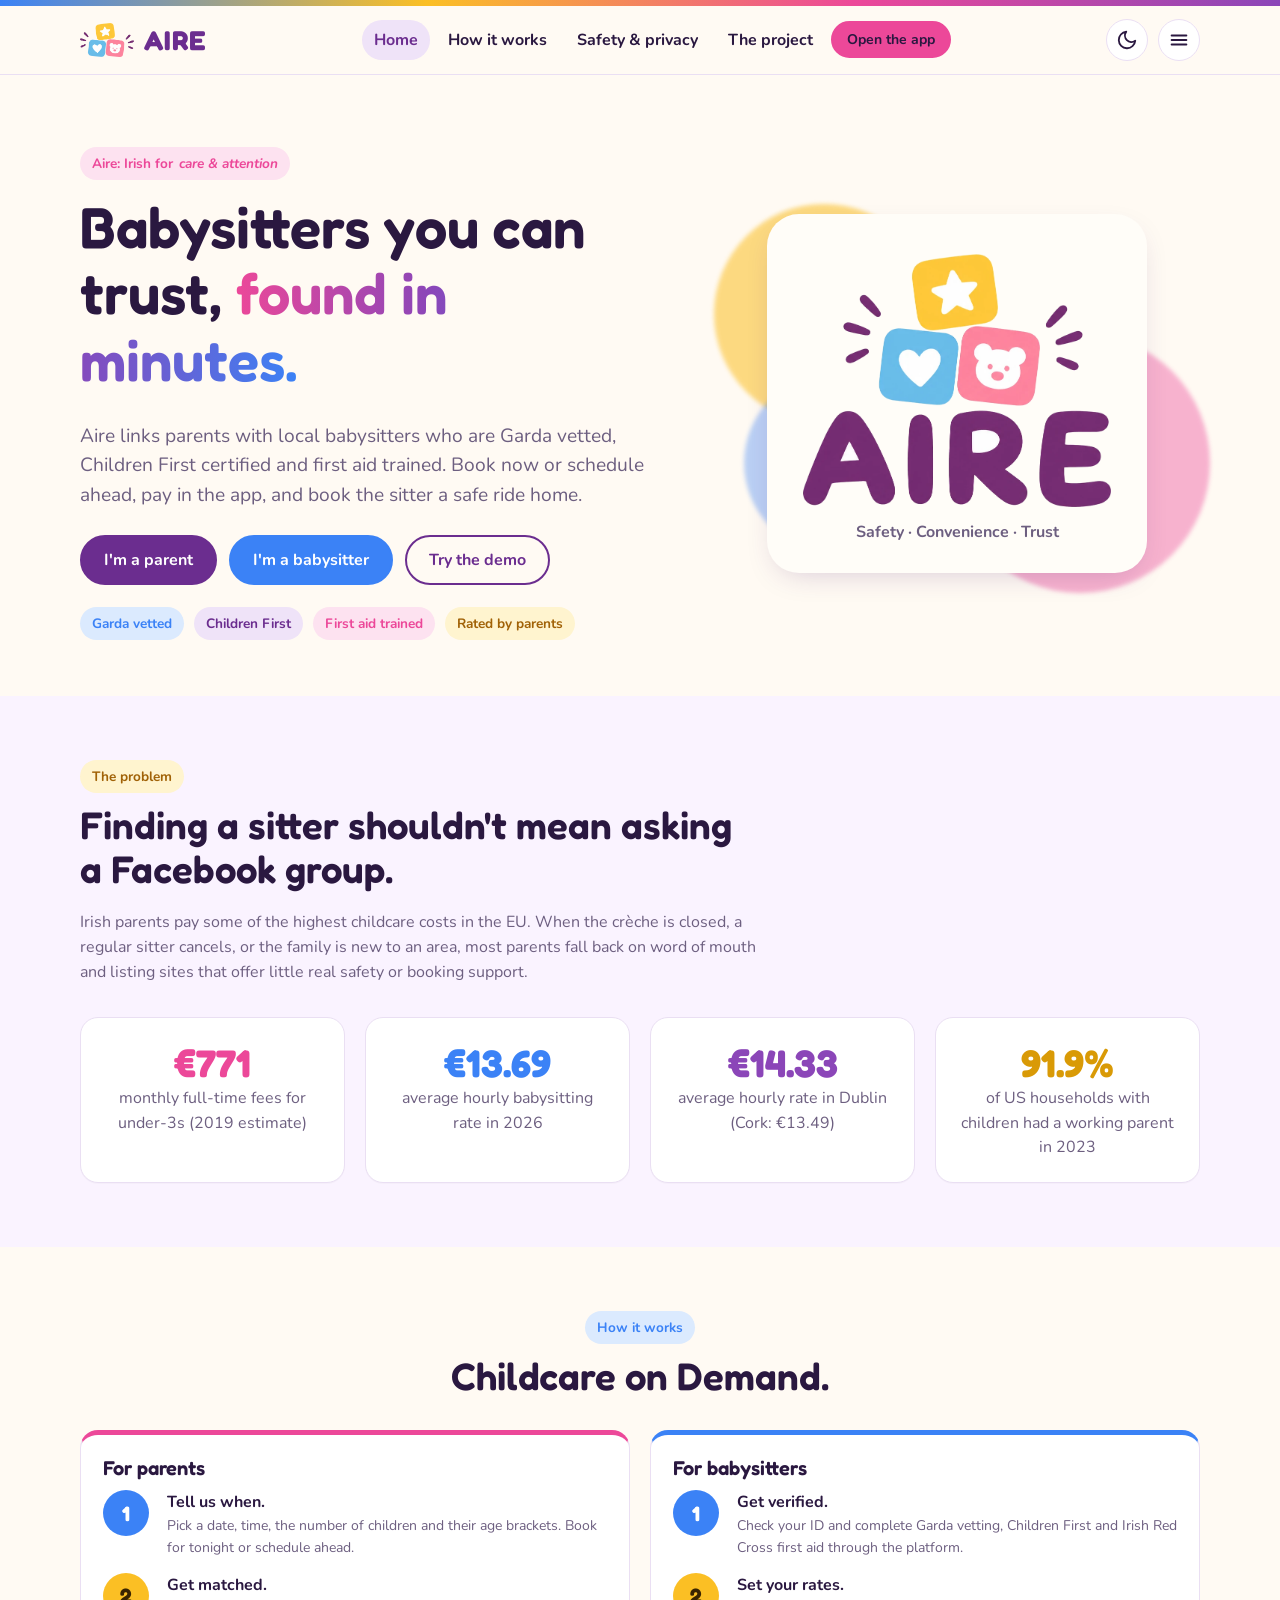
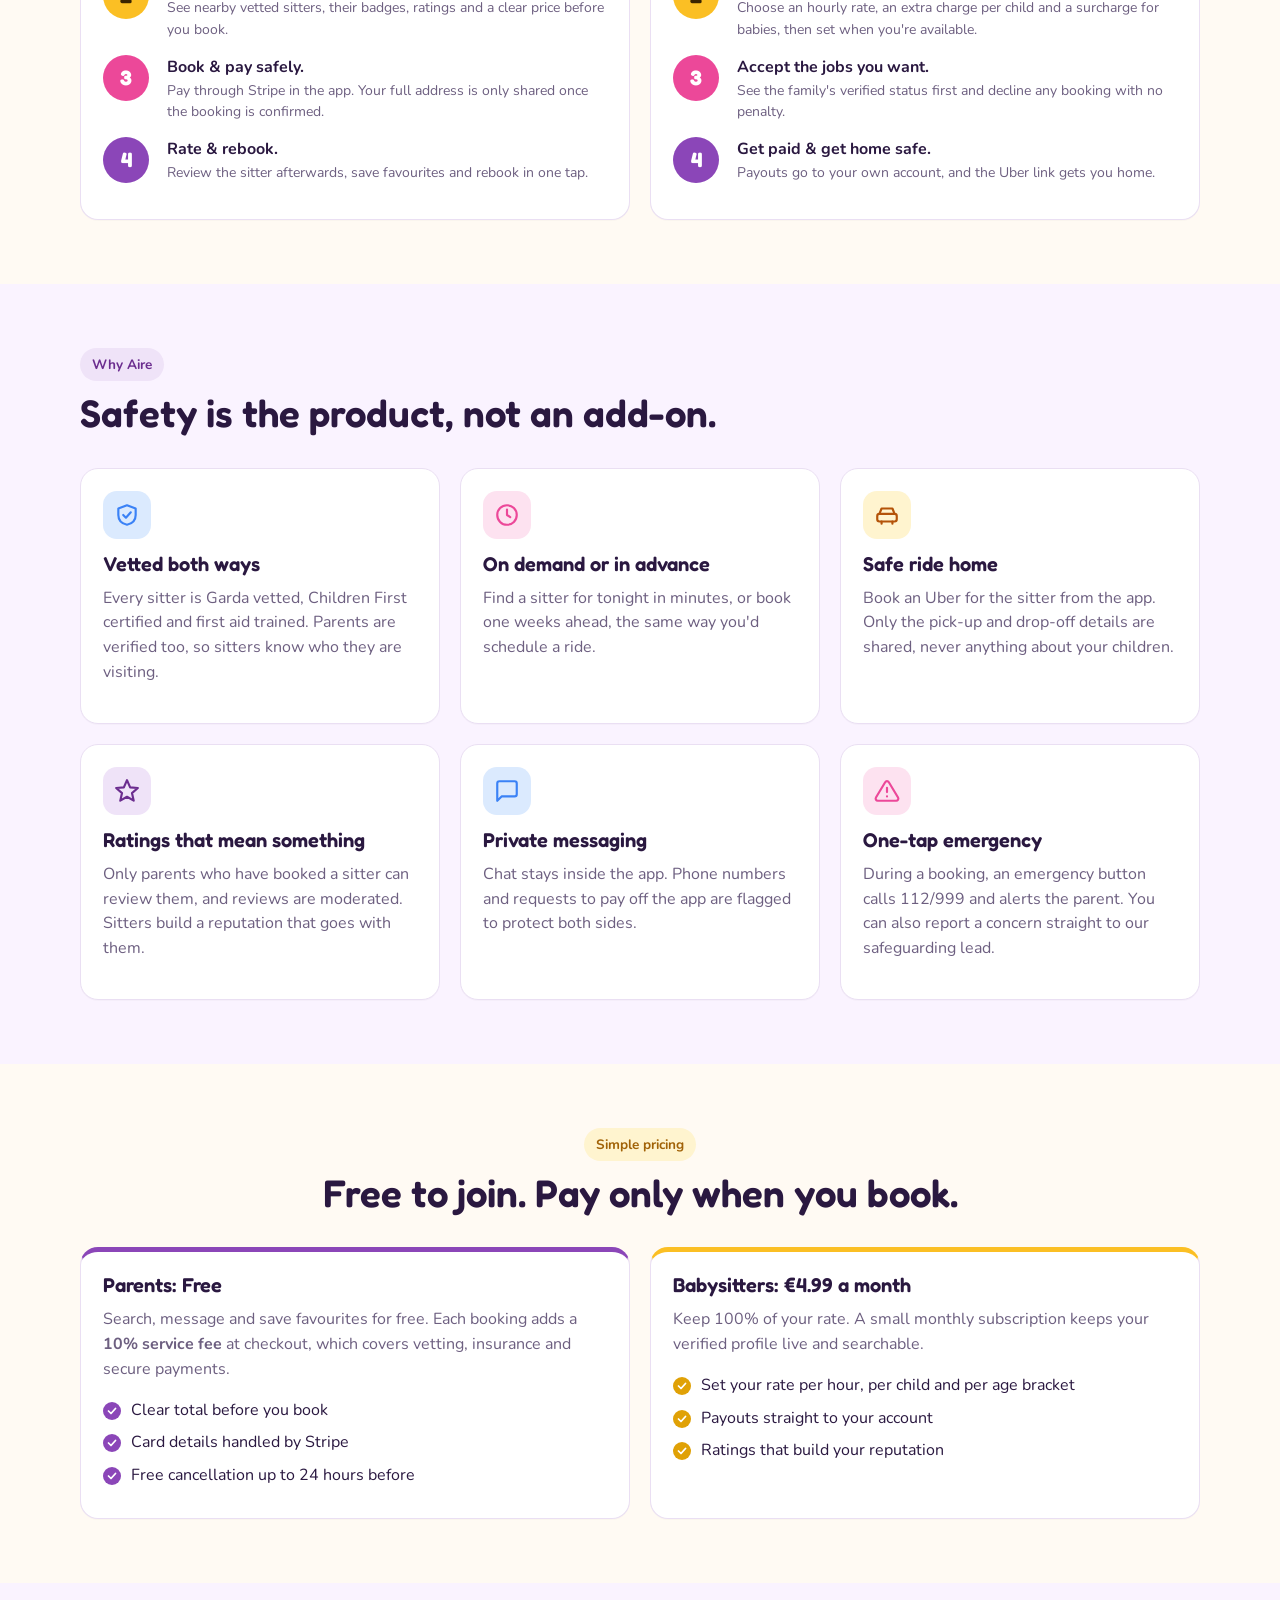
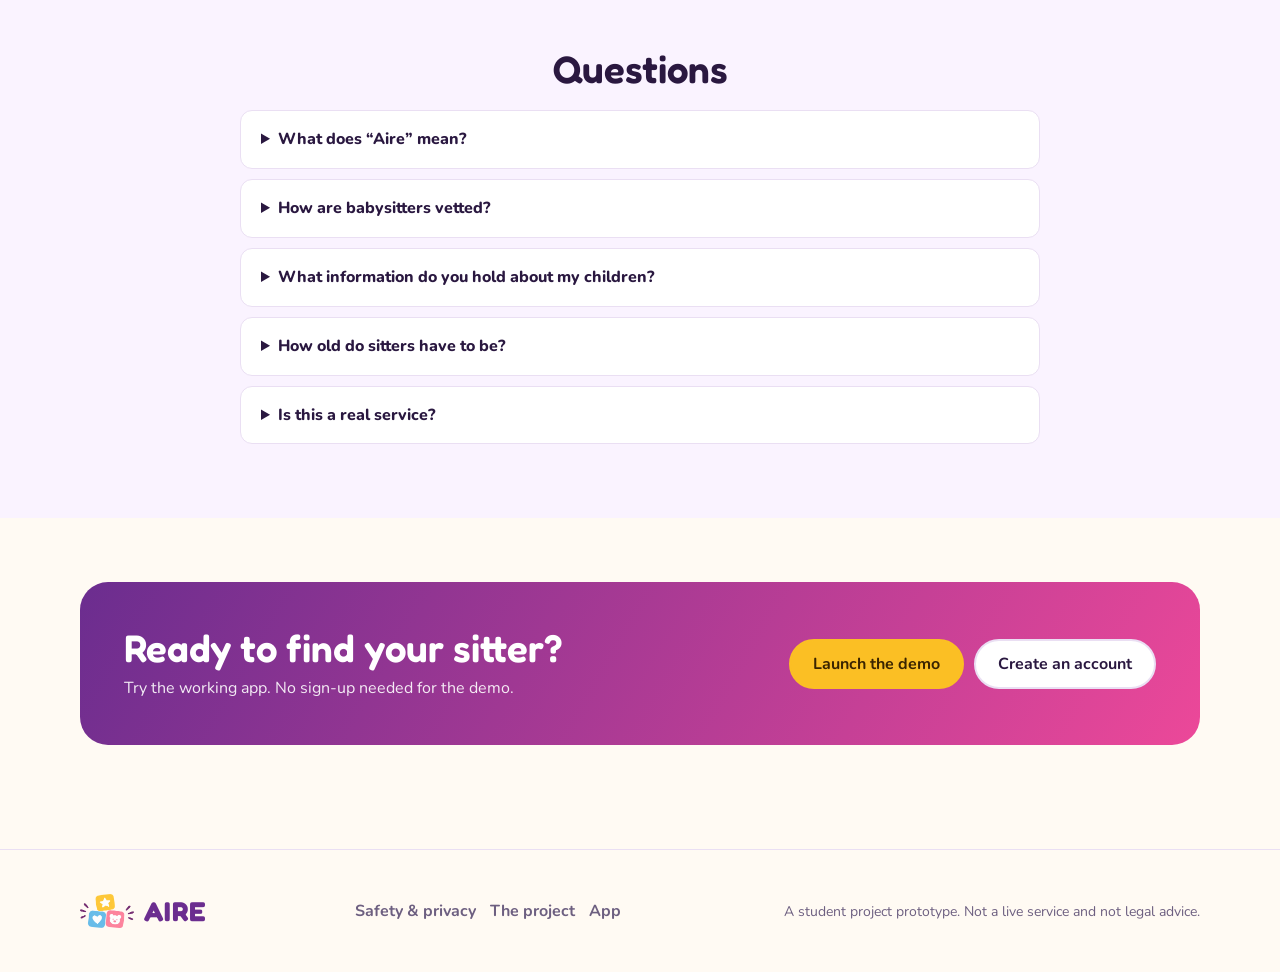
<file: index.html>
<!doctype html>
<html lang="en-IE">
<head>
  <meta charset="utf-8">
  <meta name="viewport" content="width=device-width, initial-scale=1">
  <title>Aire · Trusted Babysitters</title>
  <meta name="description" content="Aire connects parents in Ireland with Garda vetted, Children First certified and first aid trained local babysitters, found in minutes.">
  <link rel="icon" href="assets/favicon.png" type="image/png">
  <link rel="preconnect" href="https://fonts.googleapis.com">
  <link rel="preconnect" href="https://fonts.gstatic.com" crossorigin>
  <link href="https://fonts.googleapis.com/css2?family=Fredoka:wght@500;600;700&family=Nunito:wght@500;600;700;800&display=swap" rel="stylesheet">
  <link rel="stylesheet" href="css/styles.css">
  <script src="js/site.js"></script>
</head>
<body>
  <div class="rainbow-bar"></div>
  <header class="site-header">
    <div class="container">
      <a class="brand" href="index.html"><img src="assets/logo-mark.png" alt=""><span>AIRE</span></a>
      <nav class="nav" id="site-nav" aria-label="Main">
        <a href="index.html" aria-current="page">Home</a>
        <a href="index.html#how">How it works</a>
        <a href="safety.html">Safety &amp; privacy</a>
        <a href="project.html">The project</a>
        <a class="btn pink sm" href="app.html">Open the app</a>
      </nav>
      <div class="row">
        <button class="icon-btn" data-theme-toggle aria-label="Toggle theme"></button>
        <button class="icon-btn nav-toggle" data-nav-toggle aria-controls="site-nav" aria-expanded="false" aria-label="Menu">
          <svg viewBox="0 0 24 24" fill="none" stroke="currentColor" stroke-width="2.2" stroke-linecap="round"><path d="M4 7h16M4 12h16M4 17h16"/></svg>
        </button>
      </div>
    </div>
  </header>

  <main>
    <section class="hero">
      <div class="container">
        <div>
          <span class="pill pink">Aire: Irish for <em>care &amp; attention</em></span>
          <h1 style="margin-top:14px">Babysitters you can trust, <span class="gradient-text">found in minutes.</span></h1>
          <p class="lead">Aire links parents with local babysitters who are Garda vetted, Children First certified and first aid trained. Book now or schedule ahead, pay in the app, and book the sitter a safe ride home.</p>
          <div class="hero-cta">
            <a class="btn" href="app.html#/signup?role=parent">I'm a parent</a>
            <a class="btn blue" href="app.html#/signup?role=sitter">I'm a babysitter</a>
            <a class="btn ghost" href="app.html#/demo">Try the demo</a>
          </div>
          <div class="row" style="margin-top:22px">
            <span class="pill blue">Garda vetted</span>
            <span class="pill">Children First</span>
            <span class="pill pink">First aid trained</span>
            <span class="pill yellow">Rated by parents</span>
          </div>
        </div>
        <div class="hero-art" aria-hidden="true">
          <span class="blob b1"></span><span class="blob b2"></span><span class="blob b3"></span>
          <div class="logo-card">
            <img src="assets/logo-full.png" alt="Aire">
            <p class="muted" style="margin:6px 0 0;font-weight:700">Safety · Convenience · Trust</p>
          </div>
        </div>
      </div>
    </section>

    <section class="block alt" id="problem">
      <div class="container">
        <div class="section-head">
          <span class="pill yellow">The problem</span>
          <h2 style="margin-top:10px">Finding a sitter shouldn't mean asking a Facebook group.</h2>
          <p class="muted">Irish parents pay some of the highest childcare costs in the EU. When the crèche is closed, a regular sitter cancels, or the family is new to an area, most parents fall back on word of mouth and listing sites that offer little real safety or booking support.</p>
        </div>
        <div class="grid c4">
          <div class="stat card"><b>€771</b><span class="muted">monthly full-time fees for under-3s (2019 estimate)</span></div>
          <div class="stat card"><b>€13.69</b><span class="muted">average hourly babysitting rate in 2026</span></div>
          <div class="stat card"><b>€14.33</b><span class="muted">average hourly rate in Dublin (Cork: €13.49)</span></div>
          <div class="stat card"><b>91.9%</b><span class="muted">of US households with children had a working parent in 2023</span></div>
        </div>
      </div>
    </section>

    <section class="block" id="how">
      <div class="container">
        <div class="section-head center center-text" style="text-align:center">
          <span class="pill blue">How it works</span>
          <h2 style="margin-top:10px">Childcare on Demand.</h2>
        </div>
        <div class="grid c2">
          <div class="card accent-pink">
            <h3>For parents</h3>
            <div class="steps stack">
              <div class="step"><b>Tell us when.</b><p class="muted small">Pick a date, time, the number of children and their age brackets. Book for tonight or schedule ahead.</p></div>
              <div class="step"><b>Get matched.</b><p class="muted small">See nearby vetted sitters, their badges, ratings and a clear price before you book.</p></div>
              <div class="step"><b>Book &amp; pay safely.</b><p class="muted small">Pay through Stripe in the app. Your full address is only shared once the booking is confirmed.</p></div>
              <div class="step"><b>Rate &amp; rebook.</b><p class="muted small">Review the sitter afterwards, save favourites and rebook in one tap.</p></div>
            </div>
          </div>
          <div class="card accent-blue">
            <h3>For babysitters</h3>
            <div class="steps stack">
              <div class="step"><b>Get verified.</b><p class="muted small">Check your ID and complete Garda vetting, Children First and Irish Red Cross first aid through the platform.</p></div>
              <div class="step"><b>Set your rates.</b><p class="muted small">Choose an hourly rate, an extra charge per child and a surcharge for babies, then set when you're available.</p></div>
              <div class="step"><b>Accept the jobs you want.</b><p class="muted small">See the family's verified status first and decline any booking with no penalty.</p></div>
              <div class="step"><b>Get paid &amp; get home safe.</b><p class="muted small">Payouts go to your own account, and the Uber link gets you home.</p></div>
            </div>
          </div>
        </div>
      </div>
    </section>

    <section class="block alt" id="features">
      <div class="container">
        <div class="section-head">
          <span class="pill">Why Aire</span>
          <h2 style="margin-top:10px">Safety is the product, not an add-on.</h2>
        </div>
        <div class="grid c3">
          <div class="card"><div class="feature-icon fi-blue"><svg viewBox="0 0 24 24" fill="none" stroke="currentColor" stroke-width="2" stroke-linecap="round" stroke-linejoin="round"><path d="M12 3l8 3v6c0 5-3.5 8-8 9-4.5-1-8-4-8-9V6z"/><path d="M8.5 12l2.5 2.5 4.5-5"/></svg></div><h3>Vetted both ways</h3><p class="muted">Every sitter is Garda vetted, Children First certified and first aid trained. Parents are verified too, so sitters know who they are visiting.</p></div>
          <div class="card"><div class="feature-icon fi-pink"><svg viewBox="0 0 24 24" fill="none" stroke="currentColor" stroke-width="2" stroke-linecap="round" stroke-linejoin="round"><circle cx="12" cy="12" r="9"/><path d="M12 7v5l3 2"/></svg></div><h3>On demand or in advance</h3><p class="muted">Find a sitter for tonight in minutes, or book one weeks ahead, the same way you'd schedule a ride.</p></div>
          <div class="card"><div class="feature-icon fi-yellow"><svg viewBox="0 0 24 24" fill="none" stroke="currentColor" stroke-width="2" stroke-linecap="round" stroke-linejoin="round"><rect x="3" y="11" width="18" height="7" rx="2"/><path d="M5 11l2-5h10l2 5M7 18v2M17 18v2"/></svg></div><h3>Safe ride home</h3><p class="muted">Book an Uber for the sitter from the app. Only the pick-up and drop-off details are shared, never anything about your children.</p></div>
          <div class="card"><div class="feature-icon fi-purple"><svg viewBox="0 0 24 24" fill="none" stroke="currentColor" stroke-width="2" stroke-linecap="round" stroke-linejoin="round"><path d="M12 17.3l-6.2 3.6 1.6-7L2 9.2l7.1-.6L12 2l2.9 6.6 7.1.6-5.4 4.7 1.6 7z"/></svg></div><h3>Ratings that mean something</h3><p class="muted">Only parents who have booked a sitter can review them, and reviews are moderated. Sitters build a reputation that goes with them.</p></div>
          <div class="card"><div class="feature-icon fi-blue"><svg viewBox="0 0 24 24" fill="none" stroke="currentColor" stroke-width="2" stroke-linecap="round" stroke-linejoin="round"><path d="M21 15a2 2 0 0 1-2 2H7l-4 4V5a2 2 0 0 1 2-2h14a2 2 0 0 1 2 2z"/></svg></div><h3>Private messaging</h3><p class="muted">Chat stays inside the app. Phone numbers and requests to pay off the app are flagged to protect both sides.</p></div>
          <div class="card"><div class="feature-icon fi-pink"><svg viewBox="0 0 24 24" fill="none" stroke="currentColor" stroke-width="2" stroke-linecap="round" stroke-linejoin="round"><path d="M10.3 3.9L1.8 18a2 2 0 0 0 1.7 3h17a2 2 0 0 0 1.7-3L13.7 3.9a2 2 0 0 0-3.4 0z"/><path d="M12 9v4M12 17h.01"/></svg></div><h3>One-tap emergency</h3><p class="muted">During a booking, an emergency button calls 112/999 and alerts the parent. You can also report a concern straight to our safeguarding lead.</p></div>
        </div>
      </div>
    </section>

    <section class="block" id="pricing">
      <div class="container">
        <div class="section-head center" style="text-align:center">
          <span class="pill yellow">Simple pricing</span>
          <h2 style="margin-top:10px">Free to join. Pay only when you book.</h2>
        </div>
        <div class="grid c2">
          <div class="card accent-purple">
            <h3>Parents: Free</h3>
            <p class="muted">Search, message and save favourites for free. Each booking adds a <b>10% service fee</b> at checkout, which covers vetting, insurance and secure payments.</p>
            <ul class="ticks purple"><li>Clear total before you book</li><li>Card details handled by Stripe</li><li>Free cancellation up to 24 hours before</li></ul>
          </div>
          <div class="card accent-yellow">
            <h3>Babysitters: €4.99 a month</h3>
            <p class="muted">Keep 100% of your rate. A small monthly subscription keeps your verified profile live and searchable.</p>
            <ul class="ticks yellow"><li>Set your rate per hour, per child and per age bracket</li><li>Payouts straight to your account</li><li>Ratings that build your reputation</li></ul>
          </div>
        </div>
      </div>
    </section>

    <section class="block alt" id="faq">
      <div class="container" style="max-width:800px">
        <h2 class="center">Questions</h2>
        <details class="faq"><summary>What does “Aire” mean?</summary><p>Aire (pronounced “ar-eh”) is the Irish word for care or attention, which is exactly what we want every family and every sitter to get.</p></details>
        <details class="faq"><summary>How are babysitters vetted?</summary><p>Sitters verify their ID with a live selfie, complete Garda vetting through a registered route, and upload Irish Red Cross first aid and Children First certificates. An admin checks each one, and a badge is removed automatically when anything expires.</p></details>
        <details class="faq"><summary>What information do you hold about my children?</summary><p>Only a first name or nickname, an age bracket and optional care notes such as allergies. Care notes are visible only to the booked sitter and are deleted 30 days after the booking. We never store photos, surnames or school details of children.</p></details>
        <details class="faq"><summary>How old do sitters have to be?</summary><p>Sitters must be at least 16, and 16–17 year olds need a parent or guardian's consent. Sitters aged 18 or over can take bookings on their own.</p></details>
        <details class="faq"><summary>Is this a real service?</summary><p>Aire is a student project prototype. The app is a working demo: everything you enter is stored only in your own browser and no real payments, vetting or Uber bookings take place.</p></details>
      </div>
    </section>

    <section class="block">
      <div class="container">
        <div class="cta-band">
          <div><h2>Ready to find your sitter?</h2><p style="margin:6px 0 0;opacity:.9">Try the working app. No sign-up needed for the demo.</p></div>
          <div class="row"><a class="btn yellow" href="app.html#/demo">Launch the demo</a><a class="btn light" href="app.html#/signup">Create an account</a></div>
        </div>
      </div>
    </section>
  </main>

  <footer class="site-footer">
    <div class="container">
      <a class="brand" href="index.html"><img src="assets/logo-mark.png" alt=""><span>AIRE</span></a>
      <nav><a href="safety.html">Safety &amp; privacy</a><a href="project.html">The project</a><a href="app.html">App</a></nav>
      <p class="muted small" style="margin:0">A student project prototype. Not a live service and not legal advice.</p>
    </div>
  </footer>
</body>
</html>
</file>
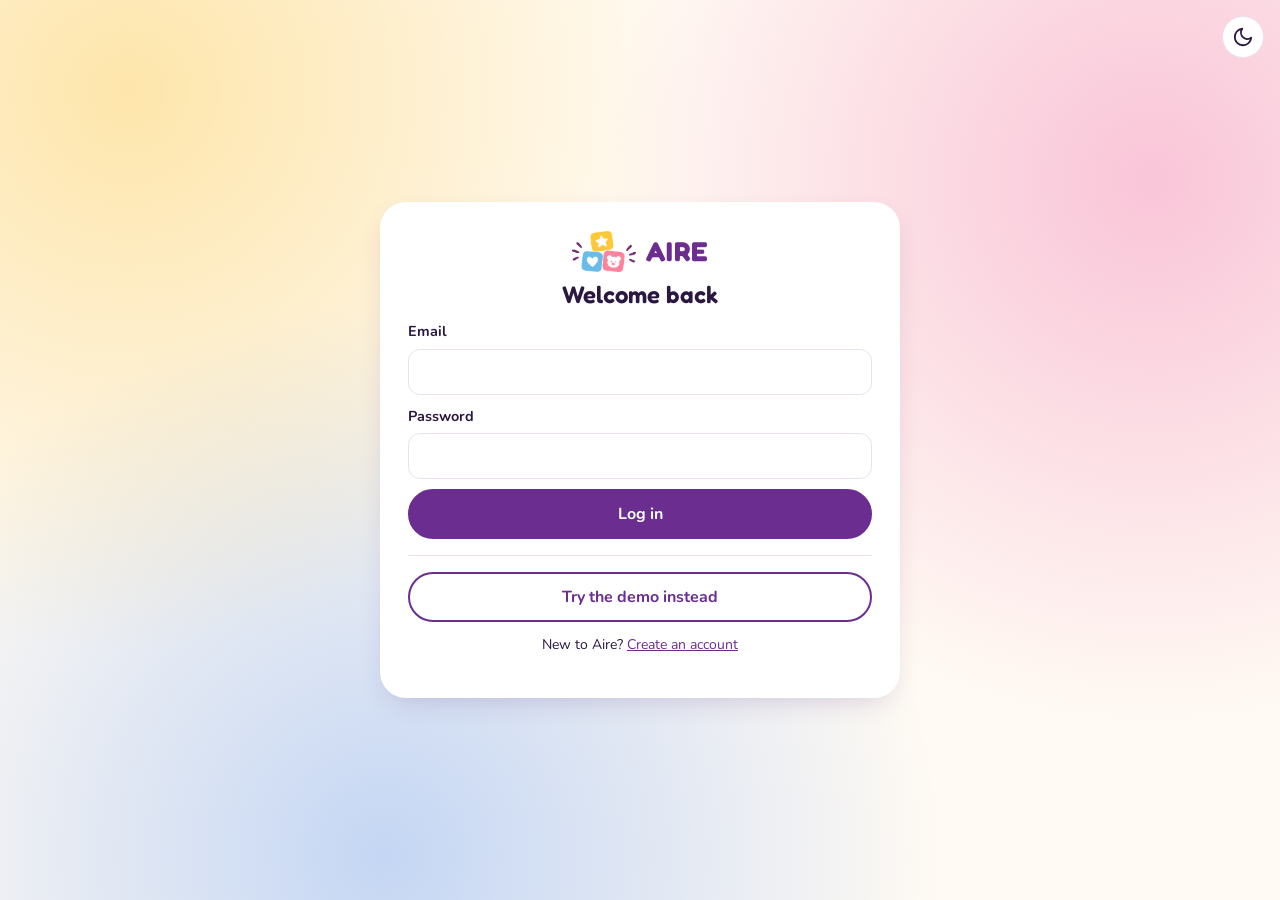
<file: app.html>
<!doctype html>
<html lang="en-IE">
<head>
  <meta charset="utf-8">
  <meta name="viewport" content="width=device-width, initial-scale=1, viewport-fit=cover">
  <title>Aire · App</title>
  <meta name="description" content="The Aire app: find, book and manage vetted babysitters, or manage your babysitting jobs.">
  <link rel="icon" href="assets/favicon.png" type="image/png">
  <link rel="preconnect" href="https://fonts.googleapis.com">
  <link rel="preconnect" href="https://fonts.gstatic.com" crossorigin>
  <link href="https://fonts.googleapis.com/css2?family=Fredoka:wght@500;600;700&family=Nunito:wght@500;600;700;800&display=swap" rel="stylesheet">
  <link rel="stylesheet" href="css/styles.css">
  <script src="js/site.js"></script>
</head>
<body class="app-body">
  <div id="root" aria-live="polite"><p style="padding:24px">Loading Aire…</p></div>
  <div class="toasts" id="toasts" role="status" aria-live="polite"></div>
  <div id="modal-root"></div>
  <noscript><p style="padding:24px">The Aire app needs JavaScript to run.</p></noscript>
  <script src="js/store.js"></script>
  <script src="js/app-core.js"></script>
  <script src="js/app-parent.js"></script>
  <script src="js/app-sitter.js"></script>
  <script src="js/app-main.js"></script>
</body>
</html>
</file>
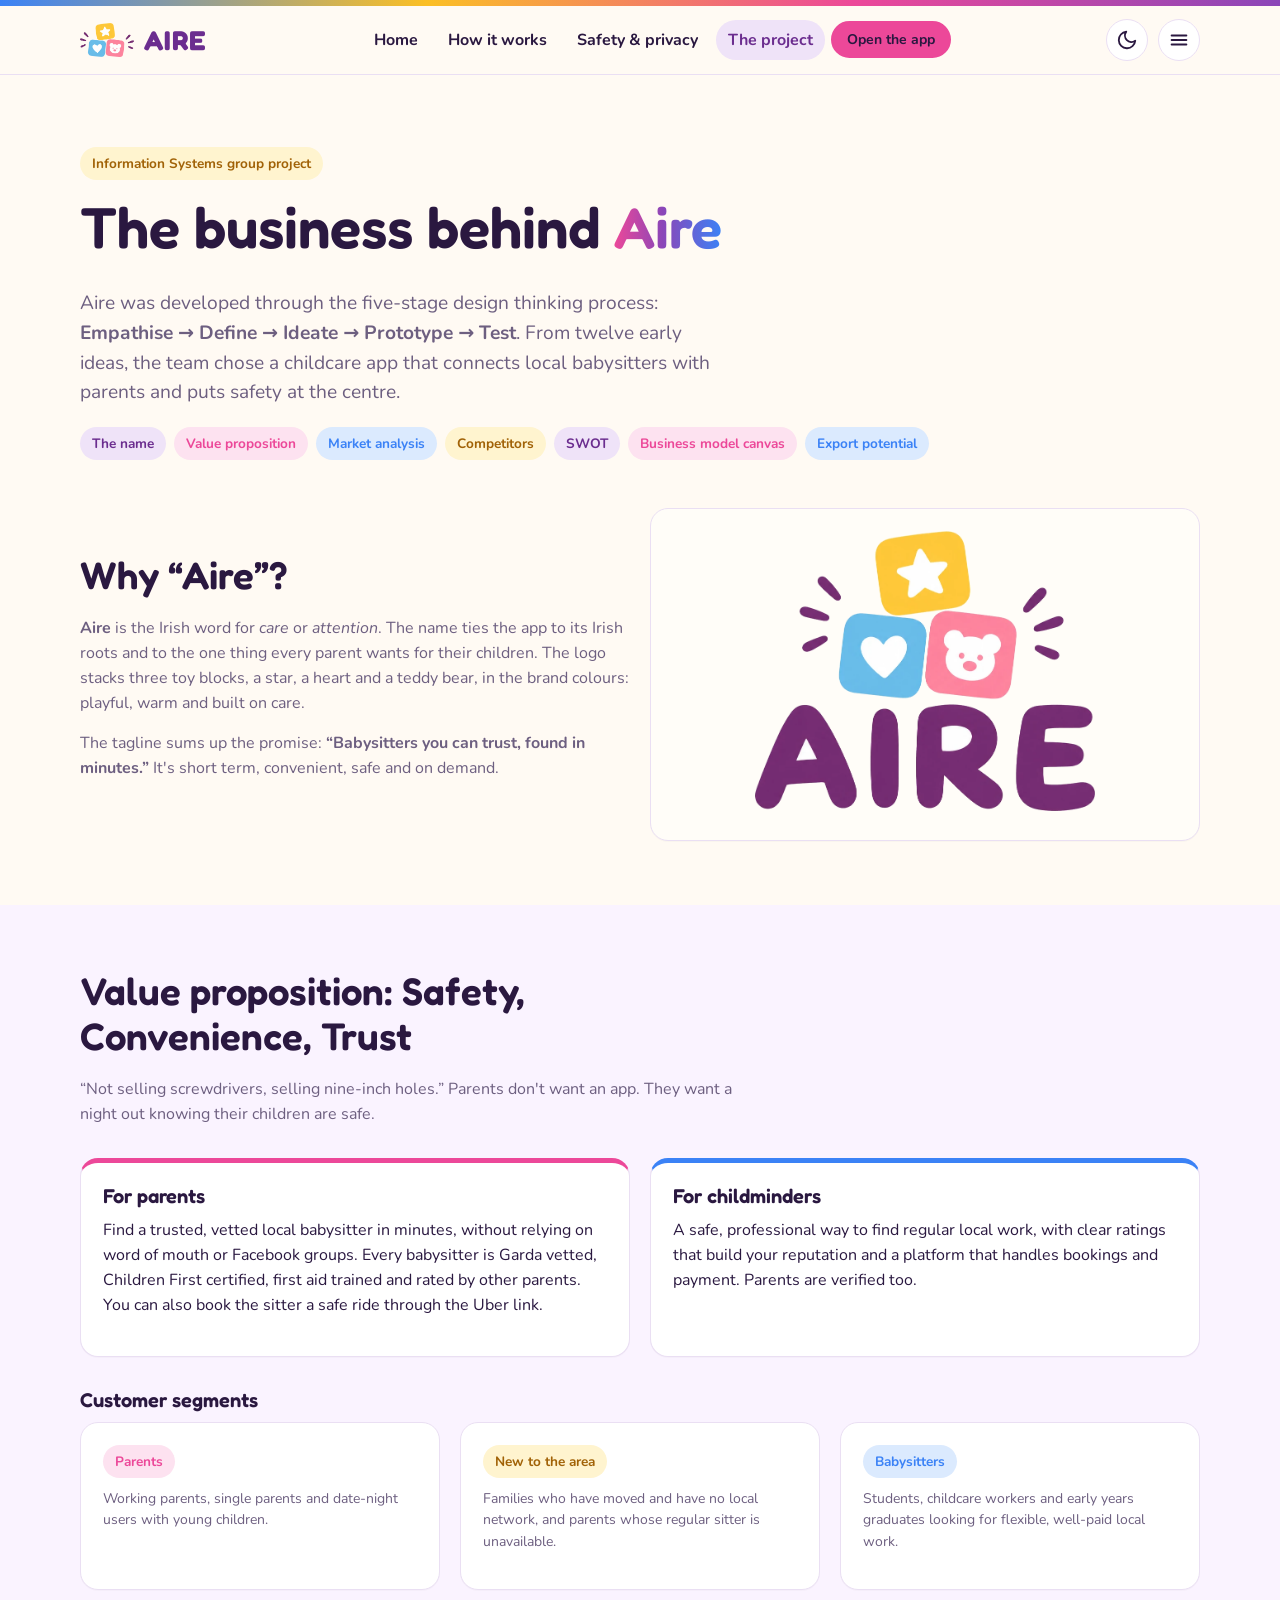
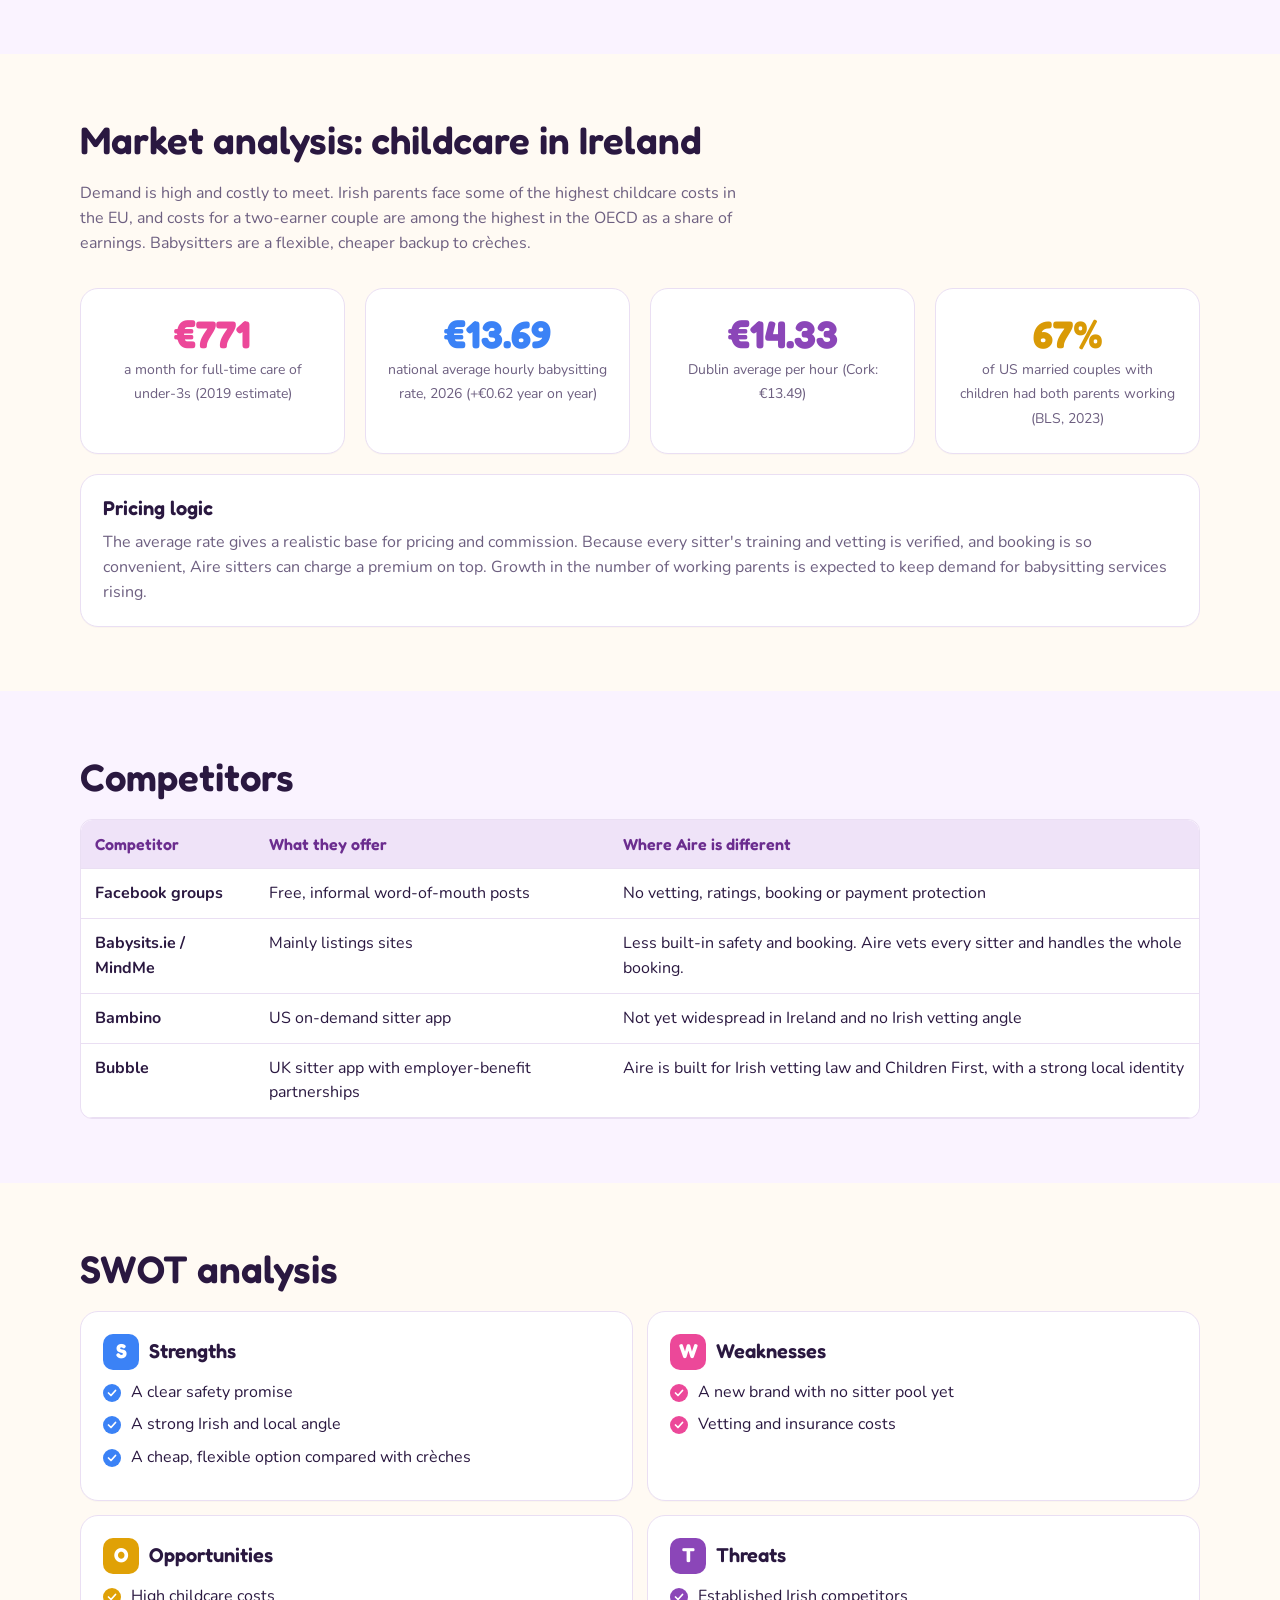
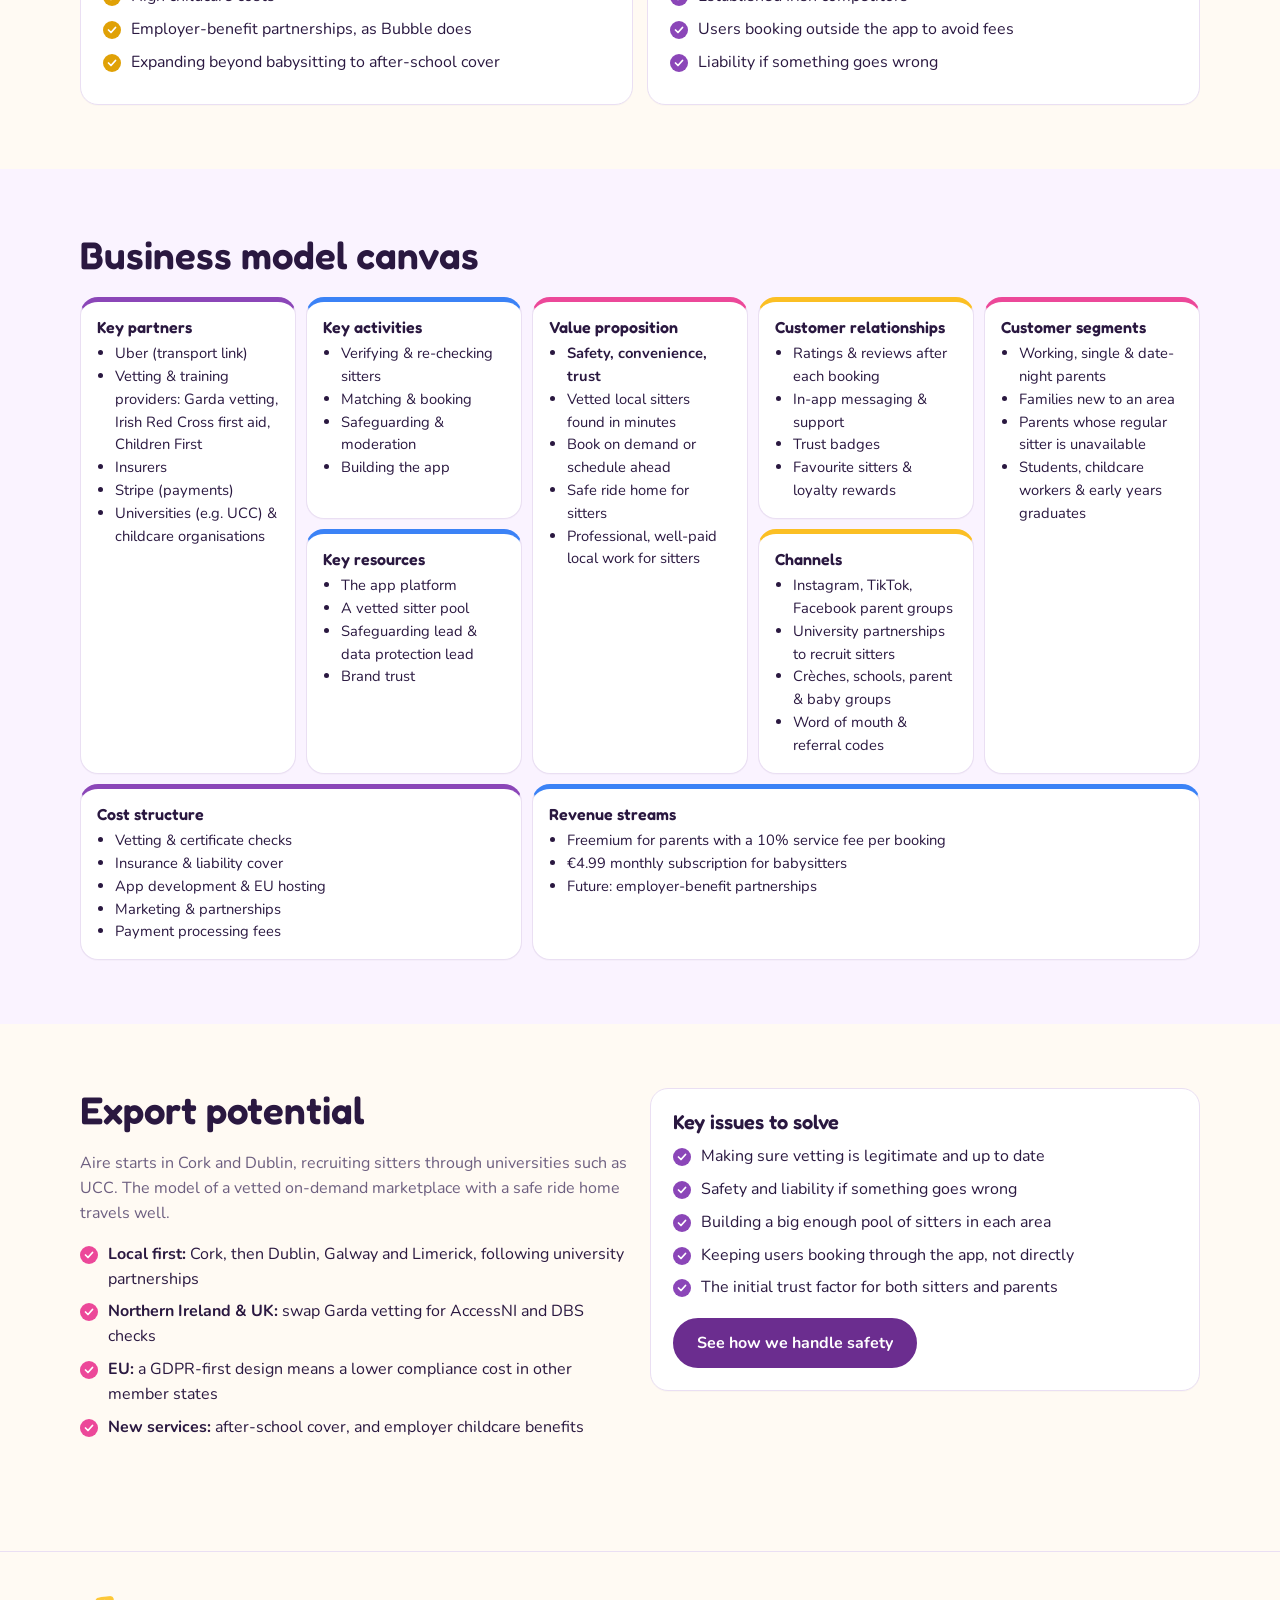
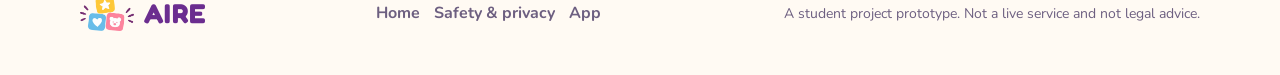
<file: project.html>
<!doctype html>
<html lang="en-IE">
<head>
  <meta charset="utf-8">
  <meta name="viewport" content="width=device-width, initial-scale=1">
  <title>Aire · The Project</title>
  <meta name="description" content="The Aire business case: value proposition, market analysis, competitors, SWOT, business model canvas and export potential.">
  <link rel="icon" href="assets/favicon.png" type="image/png">
  <link rel="preconnect" href="https://fonts.googleapis.com">
  <link rel="preconnect" href="https://fonts.gstatic.com" crossorigin>
  <link href="https://fonts.googleapis.com/css2?family=Fredoka:wght@500;600;700&family=Nunito:wght@500;600;700;800&display=swap" rel="stylesheet">
  <link rel="stylesheet" href="css/styles.css">
  <script src="js/site.js"></script>
</head>
<body>
  <div class="rainbow-bar"></div>
  <header class="site-header">
    <div class="container">
      <a class="brand" href="index.html"><img src="assets/logo-mark.png" alt=""><span>AIRE</span></a>
      <nav class="nav" id="site-nav" aria-label="Main">
        <a href="index.html">Home</a>
        <a href="index.html#how">How it works</a>
        <a href="safety.html">Safety &amp; privacy</a>
        <a href="project.html" aria-current="page">The project</a>
        <a class="btn pink sm" href="app.html">Open the app</a>
      </nav>
      <div class="row">
        <button class="icon-btn" data-theme-toggle aria-label="Toggle theme"></button>
        <button class="icon-btn nav-toggle" data-nav-toggle aria-controls="site-nav" aria-expanded="false" aria-label="Menu">
          <svg viewBox="0 0 24 24" fill="none" stroke="currentColor" stroke-width="2.2" stroke-linecap="round"><path d="M4 7h16M4 12h16M4 17h16"/></svg>
        </button>
      </div>
    </div>
  </header>

  <main>
    <section class="hero" style="padding-bottom:24px">
      <div class="container" style="display:block">
        <span class="pill yellow">Information Systems group project</span>
        <h1 style="margin-top:14px">The business behind <span class="gradient-text">Aire</span></h1>
        <p class="lead">Aire was developed through the five-stage design thinking process: <b>Empathise → Define → Ideate → Prototype → Test</b>. From twelve early ideas, the team chose a childcare app that connects local babysitters with parents and puts safety at the centre.</p>
        <div class="toc">
          <a class="pill" href="#name">The name</a>
          <a class="pill pink" href="#vp">Value proposition</a>
          <a class="pill blue" href="#market">Market analysis</a>
          <a class="pill yellow" href="#competitors">Competitors</a>
          <a class="pill" href="#swot">SWOT</a>
          <a class="pill pink" href="#canvas">Business model canvas</a>
          <a class="pill blue" href="#export">Export potential</a>
        </div>
      </div>
    </section>

    <section class="block" id="name" style="padding-top:24px">
      <div class="container">
        <div class="grid c2" style="align-items:center">
          <div>
            <h2>Why “Aire”?</h2>
            <p class="muted"><b>Aire</b> is the Irish word for <em>care</em> or <em>attention</em>. The name ties the app to its Irish roots and to the one thing every parent wants for their children. The logo stacks three toy blocks, a star, a heart and a teddy bear, in the brand colours: playful, warm and built on care.</p>
            <p class="muted">The tagline sums up the promise: <b>“Babysitters you can trust, found in minutes.”</b> It's short term, convenient, safe and on demand.</p>
          </div>
          <div class="card center logo-plate"><img src="assets/logo-full.png" alt="Aire logo: star, heart and teddy-bear blocks above the word AIRE" style="width:min(340px,100%)"></div>
        </div>
      </div>
    </section>

    <section class="block alt" id="vp">
      <div class="container">
        <div class="section-head">
          <h2>Value proposition: Safety, Convenience, Trust</h2>
          <p class="muted">“Not selling screwdrivers, selling nine-inch holes.” Parents don't want an app. They want a night out knowing their children are safe.</p>
        </div>
        <div class="grid c2">
          <div class="card accent-pink"><h3>For parents</h3><p>Find a trusted, vetted local babysitter in minutes, without relying on word of mouth or Facebook groups. Every babysitter is Garda vetted, Children First certified, first aid trained and rated by other parents. You can also book the sitter a safe ride through the Uber link.</p></div>
          <div class="card accent-blue"><h3>For childminders</h3><p>A safe, professional way to find regular local work, with clear ratings that build your reputation and a platform that handles bookings and payment. Parents are verified too.</p></div>
        </div>
        <h3 style="margin-top:32px">Customer segments</h3>
        <div class="grid c3">
          <div class="card"><span class="pill pink">Parents</span><p class="muted small" style="margin-top:10px">Working parents, single parents and date-night users with young children.</p></div>
          <div class="card"><span class="pill yellow">New to the area</span><p class="muted small" style="margin-top:10px">Families who have moved and have no local network, and parents whose regular sitter is unavailable.</p></div>
          <div class="card"><span class="pill blue">Babysitters</span><p class="muted small" style="margin-top:10px">Students, childcare workers and early years graduates looking for flexible, well-paid local work.</p></div>
        </div>
      </div>
    </section>

    <section class="block" id="market">
      <div class="container">
        <div class="section-head">
          <h2>Market analysis: childcare in Ireland</h2>
          <p class="muted">Demand is high and costly to meet. Irish parents face some of the highest childcare costs in the EU, and costs for a two-earner couple are among the highest in the OECD as a share of earnings. Babysitters are a flexible, cheaper backup to crèches.</p>
        </div>
        <div class="grid c4">
          <div class="stat card"><b>€771</b><span class="muted small">a month for full-time care of under-3s (2019 estimate)</span></div>
          <div class="stat card"><b>€13.69</b><span class="muted small">national average hourly babysitting rate, 2026 (+€0.62 year on year)</span></div>
          <div class="stat card"><b>€14.33</b><span class="muted small">Dublin average per hour (Cork: €13.49)</span></div>
          <div class="stat card"><b>67%</b><span class="muted small">of US married couples with children had both parents working (BLS, 2023)</span></div>
        </div>
        <div class="card" style="margin-top:20px">
          <h3>Pricing logic</h3>
          <p class="muted" style="margin:0">The average rate gives a realistic base for pricing and commission. Because every sitter's training and vetting is verified, and booking is so convenient, Aire sitters can charge a premium on top. Growth in the number of working parents is expected to keep demand for babysitting services rising.</p>
        </div>
      </div>
    </section>

    <section class="block alt" id="competitors">
      <div class="container">
        <h2>Competitors</h2>
        <div class="table-wrap">
          <table class="data">
            <thead><tr><th>Competitor</th><th>What they offer</th><th>Where Aire is different</th></tr></thead>
            <tbody>
              <tr><td><b>Facebook groups</b></td><td>Free, informal word-of-mouth posts</td><td>No vetting, ratings, booking or payment protection</td></tr>
              <tr><td><b>Babysits.ie / MindMe</b></td><td>Mainly listings sites</td><td>Less built-in safety and booking. Aire vets every sitter and handles the whole booking.</td></tr>
              <tr><td><b>Bambino</b></td><td>US on-demand sitter app</td><td>Not yet widespread in Ireland and no Irish vetting angle</td></tr>
              <tr><td><b>Bubble</b></td><td>UK sitter app with employer-benefit partnerships</td><td>Aire is built for Irish vetting law and Children First, with a strong local identity</td></tr>
            </tbody>
          </table>
        </div>
      </div>
    </section>

    <section class="block" id="swot">
      <div class="container">
        <h2>SWOT analysis</h2>
        <div class="swot">
          <div class="card"><h3><b style="background:var(--blue)">S</b>Strengths</h3><ul class="ticks blue"><li>A clear safety promise</li><li>A strong Irish and local angle</li><li>A cheap, flexible option compared with crèches</li></ul></div>
          <div class="card"><h3><b style="background:var(--pink)">W</b>Weaknesses</h3><ul class="ticks"><li>A new brand with no sitter pool yet</li><li>Vetting and insurance costs</li></ul></div>
          <div class="card"><h3><b style="background:#e0a106">O</b>Opportunities</h3><ul class="ticks yellow"><li>High childcare costs</li><li>Employer-benefit partnerships, as Bubble does</li><li>Expanding beyond babysitting to after-school cover</li></ul></div>
          <div class="card"><h3><b style="background:var(--purple-2)">T</b>Threats</h3><ul class="ticks purple"><li>Established Irish competitors</li><li>Users booking outside the app to avoid fees</li><li>Liability if something goes wrong</li></ul></div>
        </div>
      </div>
    </section>

    <section class="block alt" id="canvas">
      <div class="container">
        <h2>Business model canvas</h2>
        <div class="bmc">
          <div class="card kp accent-purple"><h4>Key partners</h4><ul><li>Uber (transport link)</li><li>Vetting &amp; training providers: Garda vetting, Irish Red Cross first aid, Children First</li><li>Insurers</li><li>Stripe (payments)</li><li>Universities (e.g. UCC) &amp; childcare organisations</li></ul></div>
          <div class="card ka accent-blue"><h4>Key activities</h4><ul><li>Verifying &amp; re-checking sitters</li><li>Matching &amp; booking</li><li>Safeguarding &amp; moderation</li><li>Building the app</li></ul></div>
          <div class="card kr accent-blue"><h4>Key resources</h4><ul><li>The app platform</li><li>A vetted sitter pool</li><li>Safeguarding lead &amp; data protection lead</li><li>Brand trust</li></ul></div>
          <div class="card vp accent-pink"><h4>Value proposition</h4><ul><li><b>Safety, convenience, trust</b></li><li>Vetted local sitters found in minutes</li><li>Book on demand or schedule ahead</li><li>Safe ride home for sitters</li><li>Professional, well-paid local work for sitters</li></ul></div>
          <div class="card cr accent-yellow"><h4>Customer relationships</h4><ul><li>Ratings &amp; reviews after each booking</li><li>In-app messaging &amp; support</li><li>Trust badges</li><li>Favourite sitters &amp; loyalty rewards</li></ul></div>
          <div class="card ch accent-yellow"><h4>Channels</h4><ul><li>Instagram, TikTok, Facebook parent groups</li><li>University partnerships to recruit sitters</li><li>Crèches, schools, parent &amp; baby groups</li><li>Word of mouth &amp; referral codes</li></ul></div>
          <div class="card cs accent-pink"><h4>Customer segments</h4><ul><li>Working, single &amp; date-night parents</li><li>Families new to an area</li><li>Parents whose regular sitter is unavailable</li><li>Students, childcare workers &amp; early years graduates</li></ul></div>
          <div class="card co accent-purple"><h4>Cost structure</h4><ul><li>Vetting &amp; certificate checks</li><li>Insurance &amp; liability cover</li><li>App development &amp; EU hosting</li><li>Marketing &amp; partnerships</li><li>Payment processing fees</li></ul></div>
          <div class="card rs accent-blue"><h4>Revenue streams</h4><ul><li>Freemium for parents with a 10% service fee per booking</li><li>€4.99 monthly subscription for babysitters</li><li>Future: employer-benefit partnerships</li></ul></div>
        </div>
      </div>
    </section>

    <section class="block" id="export">
      <div class="container">
        <div class="grid c2" style="align-items:start">
          <div>
            <h2>Export potential</h2>
            <p class="muted">Aire starts in Cork and Dublin, recruiting sitters through universities such as UCC. The model of a vetted on-demand marketplace with a safe ride home travels well.</p>
            <ul class="ticks">
              <li><b>Local first:</b> Cork, then Dublin, Galway and Limerick, following university partnerships</li>
              <li><b>Northern Ireland &amp; UK:</b> swap Garda vetting for AccessNI and DBS checks</li>
              <li><b>EU:</b> a GDPR-first design means a lower compliance cost in other member states</li>
              <li><b>New services:</b> after-school cover, and employer childcare benefits</li>
            </ul>
          </div>
          <div class="card">
            <h3>Key issues to solve</h3>
            <ul class="ticks purple">
              <li>Making sure vetting is legitimate and up to date</li>
              <li>Safety and liability if something goes wrong</li>
              <li>Building a big enough pool of sitters in each area</li>
              <li>Keeping users booking through the app, not directly</li>
              <li>The initial trust factor for both sitters and parents</li>
            </ul>
            <a class="btn" href="safety.html" style="margin-top:10px">See how we handle safety</a>
          </div>
        </div>
      </div>
    </section>
  </main>

  <footer class="site-footer">
    <div class="container">
      <a class="brand" href="index.html"><img src="assets/logo-mark.png" alt=""><span>AIRE</span></a>
      <nav><a href="index.html">Home</a><a href="safety.html">Safety &amp; privacy</a><a href="app.html">App</a></nav>
      <p class="muted small" style="margin:0">A student project prototype. Not a live service and not legal advice.</p>
    </div>
  </footer>
</body>
</html>
</file>
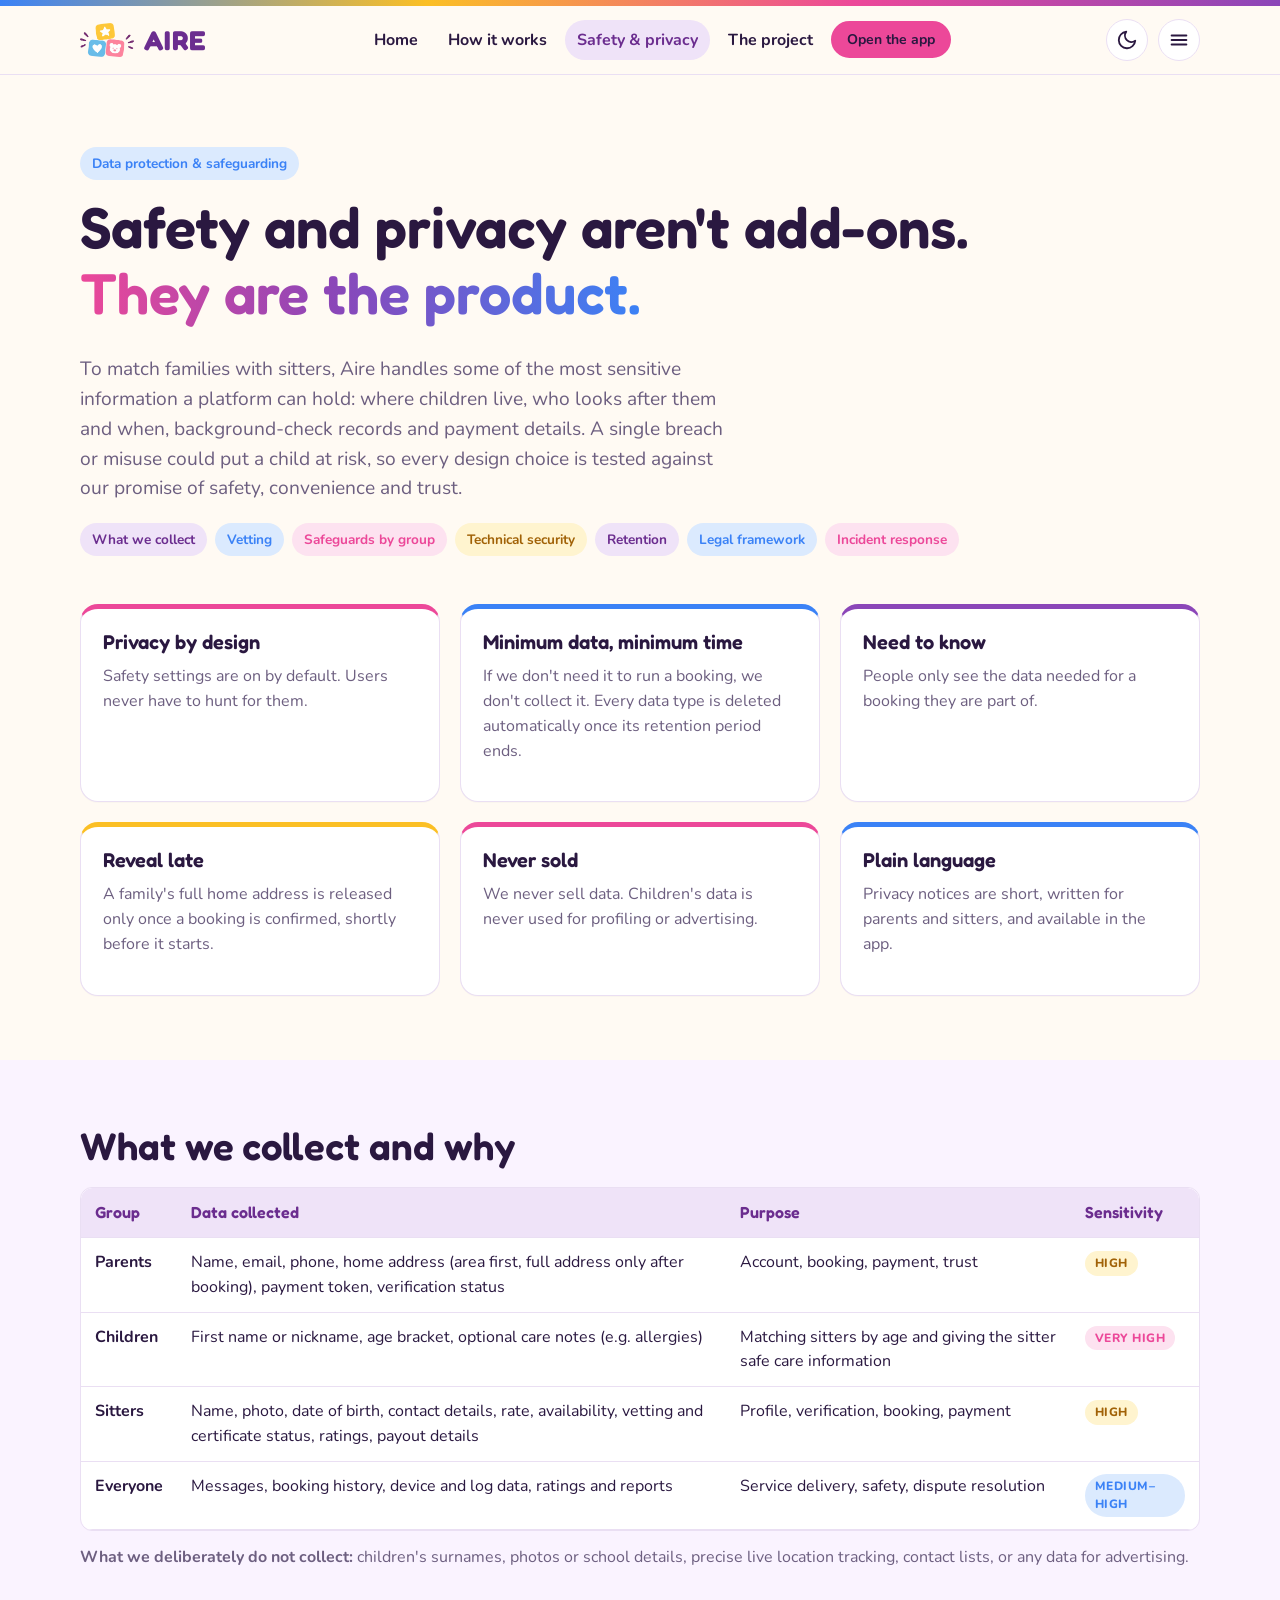
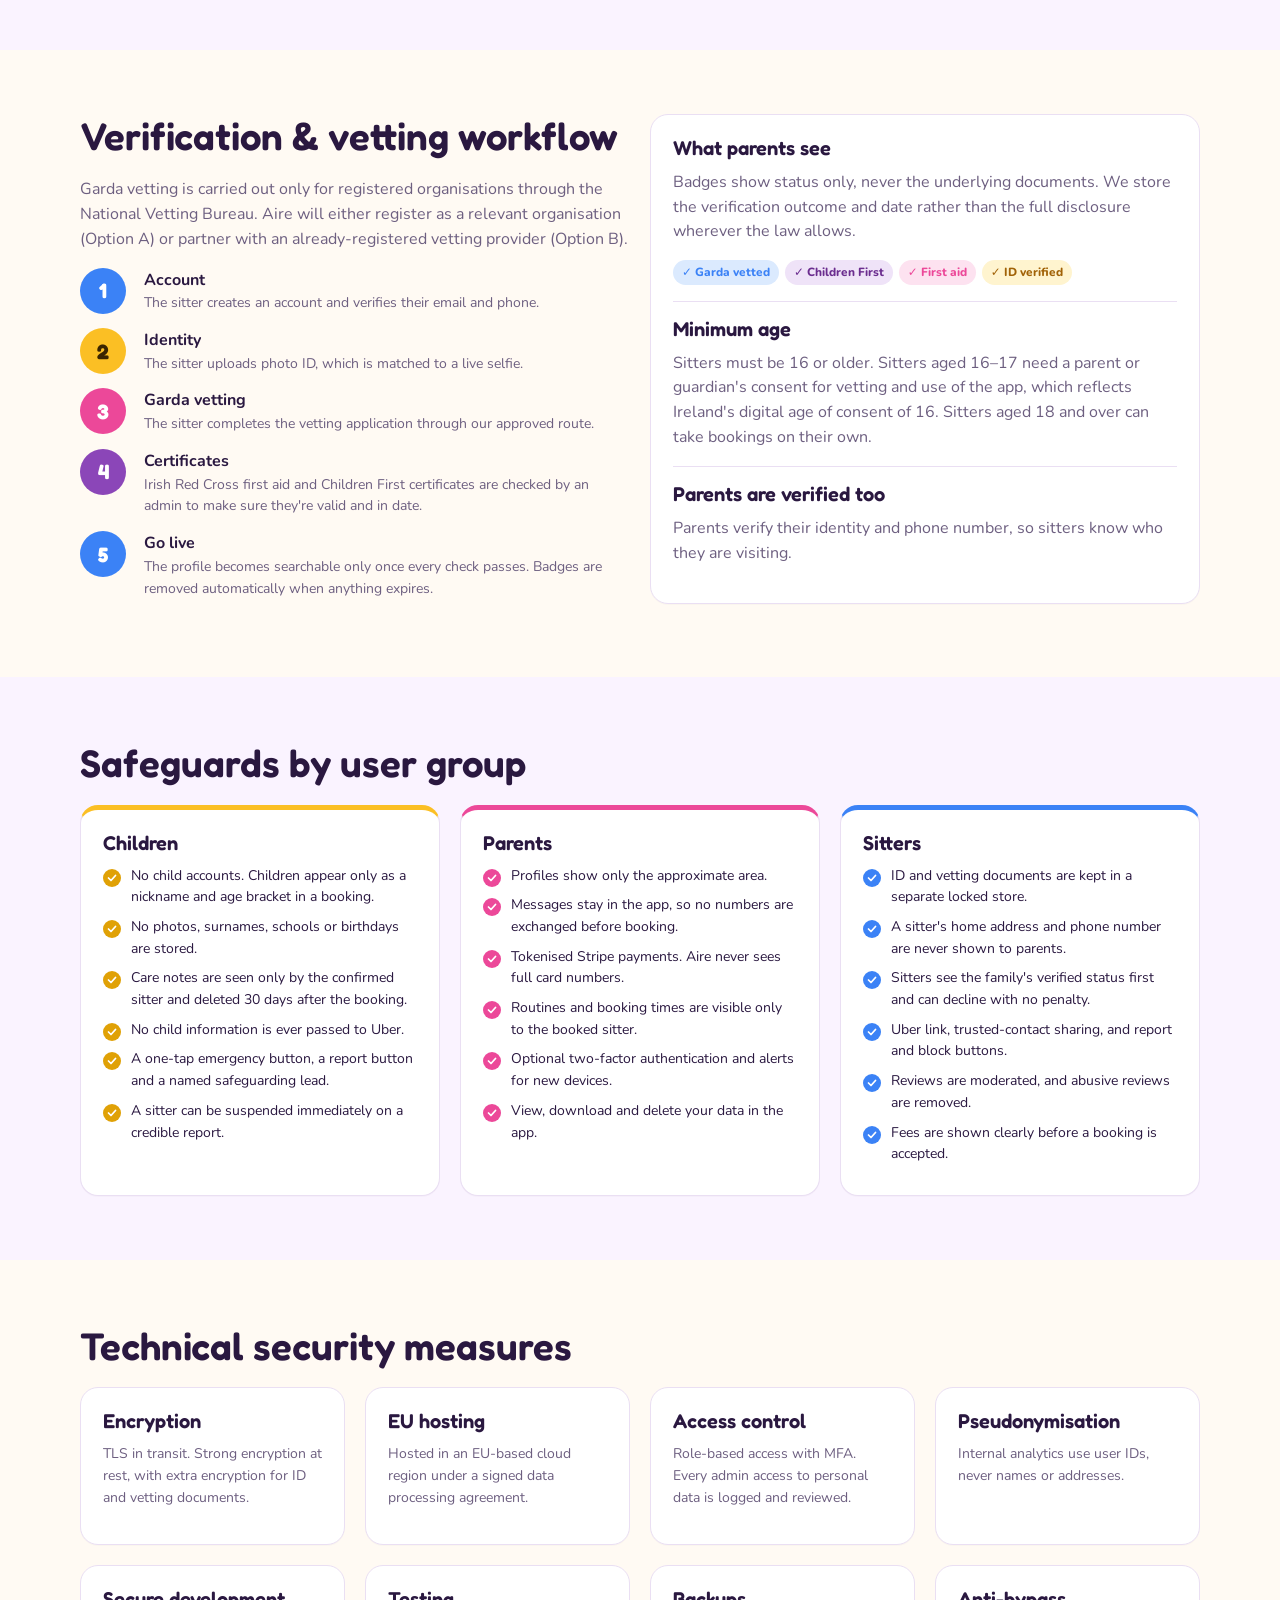
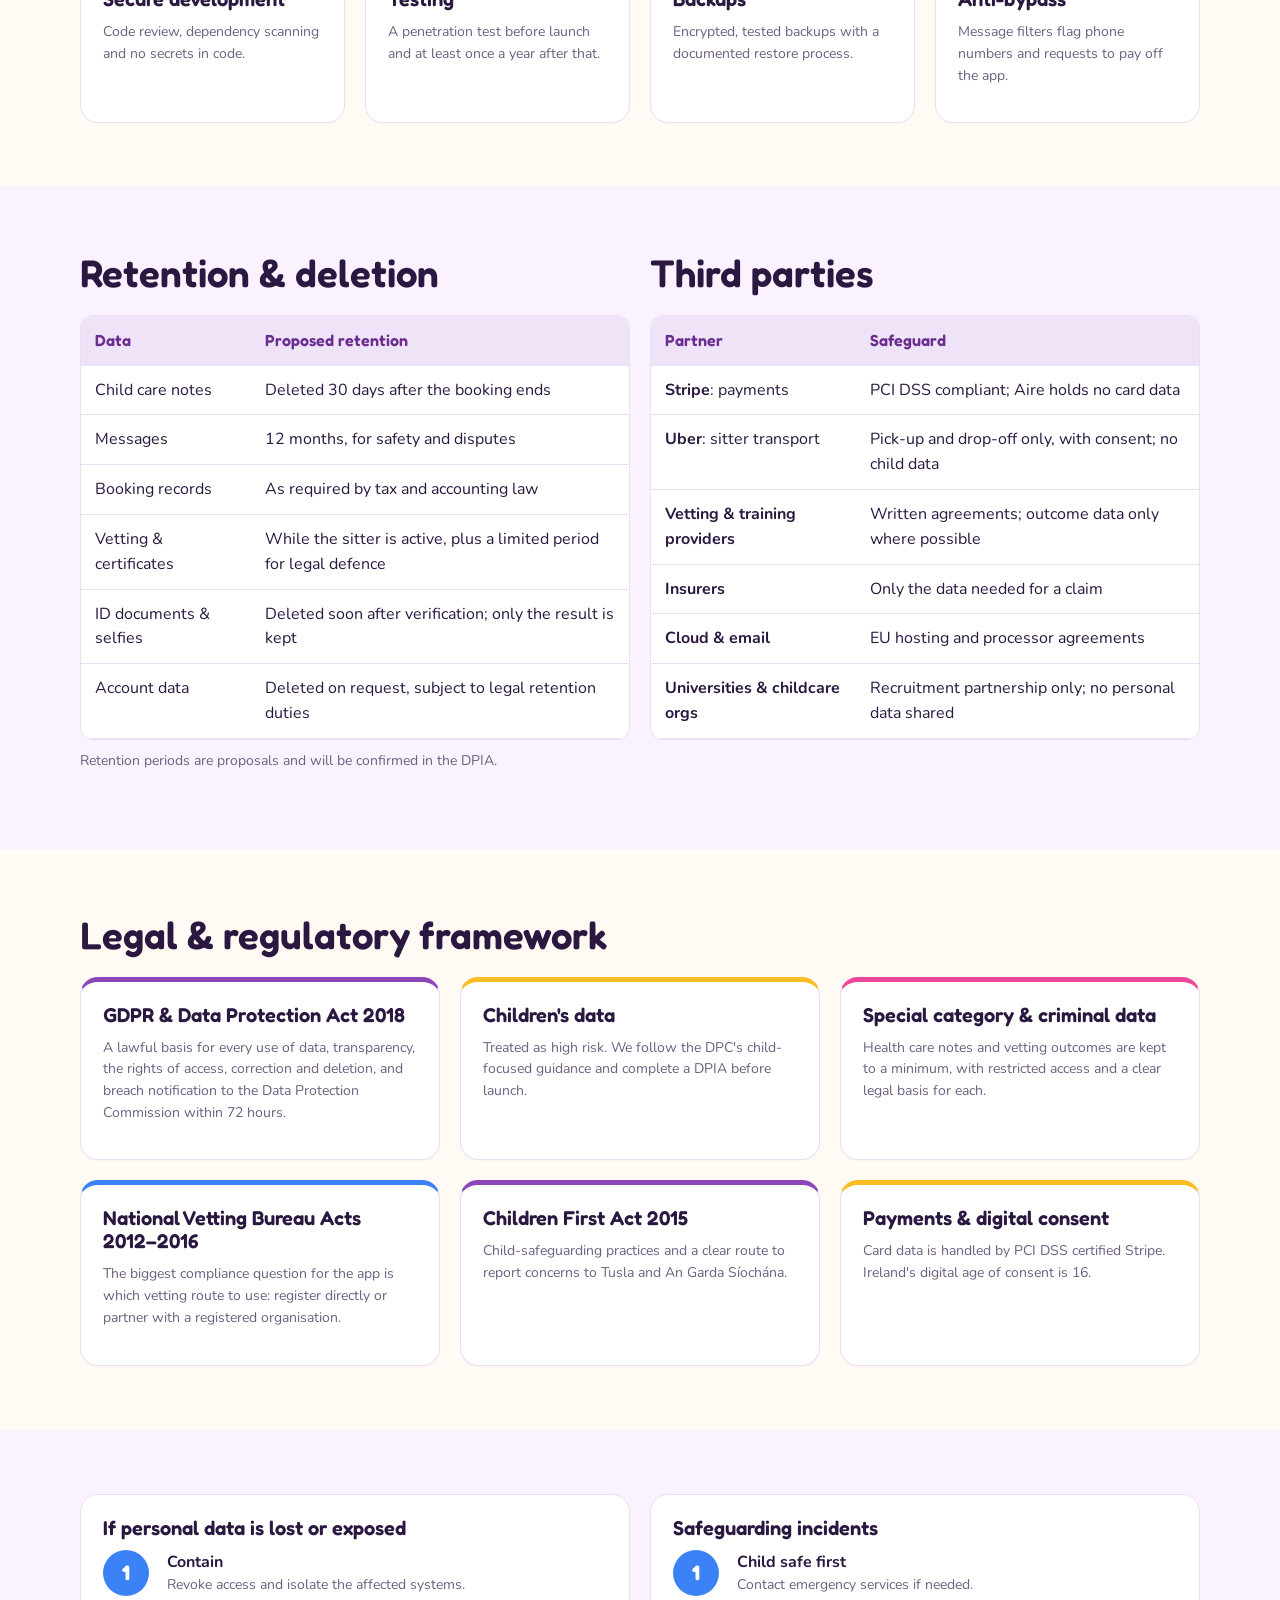
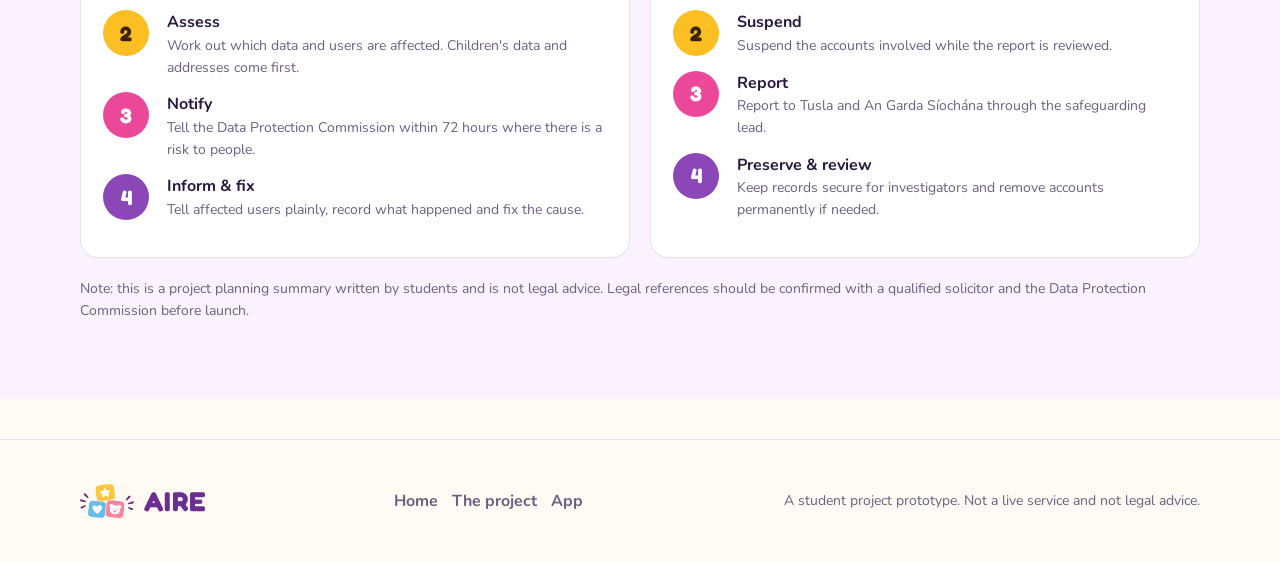
<file: safety.html>
<!doctype html>
<html lang="en-IE">
<head>
  <meta charset="utf-8">
  <meta name="viewport" content="width=device-width, initial-scale=1">
  <title>Aire · Safety &amp; Privacy</title>
  <meta name="description" content="How Aire protects children, parents and sitters: vetting, data minimisation, GDPR and safeguarding.">
  <link rel="icon" href="assets/favicon.png" type="image/png">
  <link rel="preconnect" href="https://fonts.googleapis.com">
  <link rel="preconnect" href="https://fonts.gstatic.com" crossorigin>
  <link href="https://fonts.googleapis.com/css2?family=Fredoka:wght@500;600;700&family=Nunito:wght@500;600;700;800&display=swap" rel="stylesheet">
  <link rel="stylesheet" href="css/styles.css">
  <script src="js/site.js"></script>
</head>
<body>
  <div class="rainbow-bar"></div>
  <header class="site-header">
    <div class="container">
      <a class="brand" href="index.html"><img src="assets/logo-mark.png" alt=""><span>AIRE</span></a>
      <nav class="nav" id="site-nav" aria-label="Main">
        <a href="index.html">Home</a>
        <a href="index.html#how">How it works</a>
        <a href="safety.html" aria-current="page">Safety &amp; privacy</a>
        <a href="project.html">The project</a>
        <a class="btn pink sm" href="app.html">Open the app</a>
      </nav>
      <div class="row">
        <button class="icon-btn" data-theme-toggle aria-label="Toggle theme"></button>
        <button class="icon-btn nav-toggle" data-nav-toggle aria-controls="site-nav" aria-expanded="false" aria-label="Menu">
          <svg viewBox="0 0 24 24" fill="none" stroke="currentColor" stroke-width="2.2" stroke-linecap="round"><path d="M4 7h16M4 12h16M4 17h16"/></svg>
        </button>
      </div>
    </div>
  </header>

  <main>
    <section class="hero" style="padding-bottom:24px">
      <div class="container" style="display:block">
        <span class="pill blue">Data protection &amp; safeguarding</span>
        <h1 style="margin-top:14px;max-width:16em">Safety and privacy aren't add-ons. <span class="gradient-text">They are the product.</span></h1>
        <p class="lead">To match families with sitters, Aire handles some of the most sensitive information a platform can hold: where children live, who looks after them and when, background-check records and payment details. A single breach or misuse could put a child at risk, so every design choice is tested against our promise of safety, convenience and trust.</p>
        <div class="toc">
          <a class="pill" href="#collect">What we collect</a>
          <a class="pill blue" href="#vetting">Vetting</a>
          <a class="pill pink" href="#groups">Safeguards by group</a>
          <a class="pill yellow" href="#tech">Technical security</a>
          <a class="pill" href="#retention">Retention</a>
          <a class="pill blue" href="#law">Legal framework</a>
          <a class="pill pink" href="#incident">Incident response</a>
        </div>
      </div>
    </section>

    <section class="block" id="principles" style="padding-top:24px">
      <div class="container">
        <div class="grid c3">
          <div class="card accent-pink"><h3>Privacy by design</h3><p class="muted">Safety settings are on by default. Users never have to hunt for them.</p></div>
          <div class="card accent-blue"><h3>Minimum data, minimum time</h3><p class="muted">If we don't need it to run a booking, we don't collect it. Every data type is deleted automatically once its retention period ends.</p></div>
          <div class="card accent-purple"><h3>Need to know</h3><p class="muted">People only see the data needed for a booking they are part of.</p></div>
          <div class="card accent-yellow"><h3>Reveal late</h3><p class="muted">A family's full home address is released only once a booking is confirmed, shortly before it starts.</p></div>
          <div class="card accent-pink"><h3>Never sold</h3><p class="muted">We never sell data. Children's data is never used for profiling or advertising.</p></div>
          <div class="card accent-blue"><h3>Plain language</h3><p class="muted">Privacy notices are short, written for parents and sitters, and available in the app.</p></div>
        </div>
      </div>
    </section>

    <section class="block alt" id="collect">
      <div class="container">
        <h2>What we collect and why</h2>
        <div class="table-wrap">
          <table class="data">
            <thead><tr><th>Group</th><th>Data collected</th><th>Purpose</th><th>Sensitivity</th></tr></thead>
            <tbody>
              <tr><td><b>Parents</b></td><td>Name, email, phone, home address (area first, full address only after booking), payment token, verification status</td><td>Account, booking, payment, trust</td><td><span class="status st-pending">High</span></td></tr>
              <tr><td><b>Children</b></td><td>First name or nickname, age bracket, optional care notes (e.g. allergies)</td><td>Matching sitters by age and giving the sitter safe care information</td><td><span class="status st-active">Very high</span></td></tr>
              <tr><td><b>Sitters</b></td><td>Name, photo, date of birth, contact details, rate, availability, vetting and certificate status, ratings, payout details</td><td>Profile, verification, booking, payment</td><td><span class="status st-pending">High</span></td></tr>
              <tr><td><b>Everyone</b></td><td>Messages, booking history, device and log data, ratings and reports</td><td>Service delivery, safety, dispute resolution</td><td><span class="status st-confirmed">Medium–high</span></td></tr>
            </tbody>
          </table>
        </div>
        <p class="muted" style="margin-top:14px"><b>What we deliberately do not collect:</b> children's surnames, photos or school details, precise live location tracking, contact lists, or any data for advertising.</p>
      </div>
    </section>

    <section class="block" id="vetting">
      <div class="container">
        <div class="grid c2" style="align-items:start">
          <div>
            <h2>Verification &amp; vetting workflow</h2>
            <p class="muted">Garda vetting is carried out only for registered organisations through the National Vetting Bureau. Aire will either register as a relevant organisation (Option A) or partner with an already-registered vetting provider (Option B).</p>
            <div class="steps stack">
              <div class="step"><b>Account</b><p class="muted small">The sitter creates an account and verifies their email and phone.</p></div>
              <div class="step"><b>Identity</b><p class="muted small">The sitter uploads photo ID, which is matched to a live selfie.</p></div>
              <div class="step"><b>Garda vetting</b><p class="muted small">The sitter completes the vetting application through our approved route.</p></div>
              <div class="step"><b>Certificates</b><p class="muted small">Irish Red Cross first aid and Children First certificates are checked by an admin to make sure they're valid and in date.</p></div>
              <div class="step"><b>Go live</b><p class="muted small">The profile becomes searchable only once every check passes. Badges are removed automatically when anything expires.</p></div>
            </div>
          </div>
          <div class="card">
            <h3>What parents see</h3>
            <p class="muted">Badges show status only, never the underlying documents. We store the verification outcome and date rather than the full disclosure wherever the law allows.</p>
            <div class="badges" style="margin:14px 0">
              <span class="badge garda">✓ Garda vetted</span><span class="badge cf">✓ Children First</span><span class="badge fa">✓ First aid</span><span class="badge id">✓ ID verified</span>
            </div>
            <hr class="soft">
            <h3>Minimum age</h3>
            <p class="muted">Sitters must be 16 or older. Sitters aged 16–17 need a parent or guardian's consent for vetting and use of the app, which reflects Ireland's digital age of consent of 16. Sitters aged 18 and over can take bookings on their own.</p>
            <hr class="soft">
            <h3>Parents are verified too</h3>
            <p class="muted">Parents verify their identity and phone number, so sitters know who they are visiting.</p>
          </div>
        </div>
      </div>
    </section>

    <section class="block alt" id="groups">
      <div class="container">
        <h2>Safeguards by user group</h2>
        <div class="grid c3">
          <div class="card accent-yellow">
            <h3>Children</h3>
            <ul class="ticks yellow small">
              <li>No child accounts. Children appear only as a nickname and age bracket in a booking.</li>
              <li>No photos, surnames, schools or birthdays are stored.</li>
              <li>Care notes are seen only by the confirmed sitter and deleted 30 days after the booking.</li>
              <li>No child information is ever passed to Uber.</li>
              <li>A one-tap emergency button, a report button and a named safeguarding lead.</li>
              <li>A sitter can be suspended immediately on a credible report.</li>
            </ul>
          </div>
          <div class="card accent-pink">
            <h3>Parents</h3>
            <ul class="ticks small">
              <li>Profiles show only the approximate area.</li>
              <li>Messages stay in the app, so no numbers are exchanged before booking.</li>
              <li>Tokenised Stripe payments. Aire never sees full card numbers.</li>
              <li>Routines and booking times are visible only to the booked sitter.</li>
              <li>Optional two-factor authentication and alerts for new devices.</li>
              <li>View, download and delete your data in the app.</li>
            </ul>
          </div>
          <div class="card accent-blue">
            <h3>Sitters</h3>
            <ul class="ticks blue small">
              <li>ID and vetting documents are kept in a separate locked store.</li>
              <li>A sitter's home address and phone number are never shown to parents.</li>
              <li>Sitters see the family's verified status first and can decline with no penalty.</li>
              <li>Uber link, trusted-contact sharing, and report and block buttons.</li>
              <li>Reviews are moderated, and abusive reviews are removed.</li>
              <li>Fees are shown clearly before a booking is accepted.</li>
            </ul>
          </div>
        </div>
      </div>
    </section>

    <section class="block" id="tech">
      <div class="container">
        <h2>Technical security measures</h2>
        <div class="grid c4">
          <div class="card"><h3>Encryption</h3><p class="muted small">TLS in transit. Strong encryption at rest, with extra encryption for ID and vetting documents.</p></div>
          <div class="card"><h3>EU hosting</h3><p class="muted small">Hosted in an EU-based cloud region under a signed data processing agreement.</p></div>
          <div class="card"><h3>Access control</h3><p class="muted small">Role-based access with MFA. Every admin access to personal data is logged and reviewed.</p></div>
          <div class="card"><h3>Pseudonymisation</h3><p class="muted small">Internal analytics use user IDs, never names or addresses.</p></div>
          <div class="card"><h3>Secure development</h3><p class="muted small">Code review, dependency scanning and no secrets in code.</p></div>
          <div class="card"><h3>Testing</h3><p class="muted small">A penetration test before launch and at least once a year after that.</p></div>
          <div class="card"><h3>Backups</h3><p class="muted small">Encrypted, tested backups with a documented restore process.</p></div>
          <div class="card"><h3>Anti-bypass</h3><p class="muted small">Message filters flag phone numbers and requests to pay off the app.</p></div>
        </div>
      </div>
    </section>

    <section class="block alt" id="retention">
      <div class="container">
        <div class="grid c2" style="align-items:start">
          <div>
            <h2>Retention &amp; deletion</h2>
            <div class="table-wrap">
              <table class="data">
                <thead><tr><th>Data</th><th>Proposed retention</th></tr></thead>
                <tbody>
                  <tr><td>Child care notes</td><td>Deleted 30 days after the booking ends</td></tr>
                  <tr><td>Messages</td><td>12 months, for safety and disputes</td></tr>
                  <tr><td>Booking records</td><td>As required by tax and accounting law</td></tr>
                  <tr><td>Vetting &amp; certificates</td><td>While the sitter is active, plus a limited period for legal defence</td></tr>
                  <tr><td>ID documents &amp; selfies</td><td>Deleted soon after verification; only the result is kept</td></tr>
                  <tr><td>Account data</td><td>Deleted on request, subject to legal retention duties</td></tr>
                </tbody>
              </table>
            </div>
            <p class="muted small" style="margin-top:10px">Retention periods are proposals and will be confirmed in the DPIA.</p>
          </div>
          <div>
            <h2>Third parties</h2>
            <div class="table-wrap">
              <table class="data">
                <thead><tr><th>Partner</th><th>Safeguard</th></tr></thead>
                <tbody>
                  <tr><td><b>Stripe</b>: payments</td><td>PCI DSS compliant; Aire holds no card data</td></tr>
                  <tr><td><b>Uber</b>: sitter transport</td><td>Pick-up and drop-off only, with consent; no child data</td></tr>
                  <tr><td><b>Vetting &amp; training providers</b></td><td>Written agreements; outcome data only where possible</td></tr>
                  <tr><td><b>Insurers</b></td><td>Only the data needed for a claim</td></tr>
                  <tr><td><b>Cloud &amp; email</b></td><td>EU hosting and processor agreements</td></tr>
                  <tr><td><b>Universities &amp; childcare orgs</b></td><td>Recruitment partnership only; no personal data shared</td></tr>
                </tbody>
              </table>
            </div>
          </div>
        </div>
      </div>
    </section>

    <section class="block" id="law">
      <div class="container">
        <h2>Legal &amp; regulatory framework</h2>
        <div class="grid c3">
          <div class="card accent-purple"><h3>GDPR &amp; Data Protection Act 2018</h3><p class="muted small">A lawful basis for every use of data, transparency, the rights of access, correction and deletion, and breach notification to the Data Protection Commission within 72 hours.</p></div>
          <div class="card accent-yellow"><h3>Children's data</h3><p class="muted small">Treated as high risk. We follow the DPC's child-focused guidance and complete a DPIA before launch.</p></div>
          <div class="card accent-pink"><h3>Special category &amp; criminal data</h3><p class="muted small">Health care notes and vetting outcomes are kept to a minimum, with restricted access and a clear legal basis for each.</p></div>
          <div class="card accent-blue"><h3>National Vetting Bureau Acts 2012–2016</h3><p class="muted small">The biggest compliance question for the app is which vetting route to use: register directly or partner with a registered organisation.</p></div>
          <div class="card accent-purple"><h3>Children First Act 2015</h3><p class="muted small">Child-safeguarding practices and a clear route to report concerns to Tusla and An Garda Síochána.</p></div>
          <div class="card accent-yellow"><h3>Payments &amp; digital consent</h3><p class="muted small">Card data is handled by PCI DSS certified Stripe. Ireland's digital age of consent is 16.</p></div>
        </div>
      </div>
    </section>

    <section class="block alt" id="incident">
      <div class="container">
        <div class="grid c2">
          <div class="card">
            <h3>If personal data is lost or exposed</h3>
            <div class="steps stack">
              <div class="step"><b>Contain</b><p class="muted small">Revoke access and isolate the affected systems.</p></div>
              <div class="step"><b>Assess</b><p class="muted small">Work out which data and users are affected. Children's data and addresses come first.</p></div>
              <div class="step"><b>Notify</b><p class="muted small">Tell the Data Protection Commission within 72 hours where there is a risk to people.</p></div>
              <div class="step"><b>Inform &amp; fix</b><p class="muted small">Tell affected users plainly, record what happened and fix the cause.</p></div>
            </div>
          </div>
          <div class="card">
            <h3>Safeguarding incidents</h3>
            <div class="steps stack">
              <div class="step"><b>Child safe first</b><p class="muted small">Contact emergency services if needed.</p></div>
              <div class="step"><b>Suspend</b><p class="muted small">Suspend the accounts involved while the report is reviewed.</p></div>
              <div class="step"><b>Report</b><p class="muted small">Report to Tusla and An Garda Síochána through the safeguarding lead.</p></div>
              <div class="step"><b>Preserve &amp; review</b><p class="muted small">Keep records secure for investigators and remove accounts permanently if needed.</p></div>
            </div>
          </div>
        </div>
        <p class="muted small" style="margin-top:20px">Note: this is a project planning summary written by students and is not legal advice. Legal references should be confirmed with a qualified solicitor and the Data Protection Commission before launch.</p>
      </div>
    </section>
  </main>

  <footer class="site-footer">
    <div class="container">
      <a class="brand" href="index.html"><img src="assets/logo-mark.png" alt=""><span>AIRE</span></a>
      <nav><a href="index.html">Home</a><a href="project.html">The project</a><a href="app.html">App</a></nav>
      <p class="muted small" style="margin:0">A student project prototype. Not a live service and not legal advice.</p>
    </div>
  </footer>
</body>
</html>
</file>
<file: css/styles.css>
/* =========================================================
   Aire — shared styles
   Palette: pink · blue · purple · yellow
   ========================================================= */
:root {
  --pink: #ec4899;
  --pink-soft: #fde2f0;
  --blue: #3b82f6;
  --blue-soft: #dbeafe;
  --purple: #6b2d8f;
  --purple-2: #8b46b8;
  --purple-soft: #efe3f8;
  --yellow: #fbbf24;
  --yellow-soft: #fff4cf;

  --bg: #fffaf3;
  --surface: #ffffff;
  --surface-2: #faf3ff;
  --text: #2a1840;
  --muted: #6d5f80;
  --border: #eadff3;
  --shadow: 0 10px 30px -12px rgba(75, 30, 110, .25);
  --ok: #16a34a;
  --warn: #d97706;
  --danger: #dc2626;

  --radius: 18px;
  --radius-sm: 12px;
  --font-display: "Fredoka", "Nunito", system-ui, sans-serif;
  --font-body: "Nunito", system-ui, -apple-system, "Segoe UI", sans-serif;
  color-scheme: light;
}

@media (prefers-color-scheme: dark) {
  :root:not([data-theme="light"]) {
    --bg: #130b1d;
    --surface: #1e1430;
    --surface-2: #261a3b;
    --text: #f6efff;
    --muted: #b7a8cc;
    --border: #35274d;
    --pink-soft: #3d1a33;
    --blue-soft: #172a4a;
    --purple-soft: #2e1b44;
    --yellow-soft: #3a2f12;
    --purple: #c08ae6;
    --purple-2: #d6a8f5;
    --shadow: 0 10px 30px -12px rgba(0, 0, 0, .6);
    color-scheme: dark;
  }
}
:root[data-theme="dark"] {
  --bg: #130b1d;
  --surface: #1e1430;
  --surface-2: #261a3b;
  --text: #f6efff;
  --muted: #b7a8cc;
  --border: #35274d;
  --pink-soft: #3d1a33;
  --blue-soft: #172a4a;
  --purple-soft: #2e1b44;
  --yellow-soft: #3a2f12;
  --purple: #c08ae6;
  --purple-2: #d6a8f5;
  --shadow: 0 10px 30px -12px rgba(0, 0, 0, .6);
  color-scheme: dark;
}

* { box-sizing: border-box; }
html { scroll-behavior: smooth; }
body {
  margin: 0;
  font-family: var(--font-body);
  background: var(--bg);
  color: var(--text);
  line-height: 1.55;
  -webkit-font-smoothing: antialiased;
}
img, svg { max-width: 100%; }
a { color: var(--purple); }
h1, h2, h3, h4 { font-family: var(--font-display); line-height: 1.15; margin: 0 0 .5em; font-weight: 600; }
h1 { font-size: clamp(2.2rem, 5vw, 3.6rem); }
h2 { font-size: clamp(1.7rem, 3.4vw, 2.4rem); }
h3 { font-size: 1.25rem; }
p { margin: 0 0 1em; }
.muted { color: var(--muted); }
.small { font-size: .875rem; }
.center { text-align: center; }
.container { width: min(1120px, 100% - 32px); margin-inline: auto; }
.sr-only { position: absolute; width: 1px; height: 1px; overflow: hidden; clip: rect(0 0 0 0); white-space: nowrap; }

/* ---------- brand ---------- */
.brand { display: inline-flex; align-items: center; gap: 10px; text-decoration: none; color: var(--purple); }
.brand img { width: 46px; height: auto; }
.brand span { font-family: var(--font-display); font-weight: 700; font-size: 1.7rem; letter-spacing: .04em; }
.gradient-text {
  background: linear-gradient(90deg, var(--pink), var(--purple-2) 45%, var(--blue));
  -webkit-background-clip: text; background-clip: text; color: transparent;
}
.rainbow-bar { height: 6px; background: linear-gradient(90deg, var(--blue), var(--yellow), var(--pink), var(--purple-2)); }

/* ---------- site header ---------- */
.site-header { position: sticky; top: 0; z-index: 50; background: color-mix(in srgb, var(--bg) 88%, transparent); backdrop-filter: blur(10px); border-bottom: 1px solid var(--border); }
.site-header .container { display: flex; align-items: center; justify-content: space-between; gap: 16px; min-height: 68px; }
.nav { display: flex; align-items: center; gap: 6px; }
.nav a { text-decoration: none; color: var(--text); font-weight: 700; padding: 8px 12px; border-radius: 999px; }
.nav a:hover, .nav a[aria-current="page"] { background: var(--purple-soft); color: var(--purple); }
.nav-toggle { display: none; }
@media (max-width: 820px) {
  .nav-toggle { display: inline-flex; }
  .nav { display: none; position: absolute; top: 68px; left: 0; right: 0; flex-direction: column; align-items: stretch; background: var(--surface); padding: 12px 16px 18px; border-bottom: 1px solid var(--border); box-shadow: var(--shadow); }
  .nav.open { display: flex; }
}

/* ---------- buttons ---------- */
.btn {
  --b: var(--purple);
  display: inline-flex; align-items: center; justify-content: center; gap: 8px;
  font: 700 1rem var(--font-body); padding: 12px 22px; border-radius: 999px;
  border: 2px solid var(--b); background: var(--b); color: #fff; cursor: pointer;
  text-decoration: none; transition: transform .12s, box-shadow .12s, background .12s;
}
.btn:hover { transform: translateY(-1px); box-shadow: var(--shadow); }
.btn:active { transform: translateY(0); }
.btn:disabled { opacity: .5; cursor: not-allowed; transform: none; box-shadow: none; }
.btn.pink { --b: var(--pink); }
.btn.blue { --b: var(--blue); }
.btn.yellow { --b: var(--yellow); color: #3a2400; }
.btn.danger { --b: var(--danger); }
.btn.ghost { background: transparent; color: var(--b); }
.btn.light { background: var(--surface); color: var(--text); border-color: var(--border); }
.btn.sm { padding: 7px 14px; font-size: .875rem; }
.btn.block { width: 100%; }
.icon-btn { display: inline-grid; place-items: center; width: 42px; height: 42px; border-radius: 50%; border: 1px solid var(--border); background: var(--surface); color: var(--text); cursor: pointer; position: relative; }
.icon-btn:hover { background: var(--purple-soft); }
.icon-btn svg { width: 22px; height: 22px; }
.dot { position: absolute; top: 4px; right: 4px; min-width: 18px; height: 18px; border-radius: 9px; background: var(--pink); color: #fff; font-size: .7rem; font-weight: 800; display: grid; place-items: center; padding: 0 4px; }

/* ---------- landing ---------- */
.hero { padding: 72px 0 56px; position: relative; overflow: hidden; }
.hero .container { display: grid; grid-template-columns: 1.1fr .9fr; gap: 40px; align-items: center; }
.hero .lead { font-size: 1.2rem; color: var(--muted); max-width: 34em; }
.hero-cta { display: flex; flex-wrap: wrap; gap: 12px; margin-top: 24px; }
.hero-art { position: relative; display: grid; place-items: center; }
.hero-art .blob { position: absolute; border-radius: 50%; filter: blur(2px); opacity: .9; }
.hero-art .b1 { width: 220px; height: 220px; background: var(--yellow); top: -10px; left: 0; opacity: .55; }
.hero-art .b2 { width: 260px; height: 260px; background: var(--pink); bottom: -20px; right: -10px; opacity: .4; }
.hero-art .b3 { width: 180px; height: 180px; background: var(--blue); bottom: 20px; left: 30px; opacity: .35; }
.hero-art .logo-card { position: relative; background: var(--surface); border-radius: 32px; padding: 40px 36px 28px; box-shadow: var(--shadow); text-align: center; width: min(380px, 100%); }
.hero-art .logo-card img { width: 100%; }
.hero-art .logo-card .word { font-family: var(--font-display); font-weight: 700; font-size: 4.2rem; color: var(--purple); letter-spacing: .05em; line-height: 1; margin-top: 8px; }
.pill { display: inline-flex; align-items: center; gap: 6px; padding: 6px 12px; border-radius: 999px; font-weight: 700; font-size: .85rem; background: var(--purple-soft); color: var(--purple); }
.pill.pink { background: var(--pink-soft); color: var(--pink); }
.pill.blue { background: var(--blue-soft); color: var(--blue); }
.pill.yellow { background: var(--yellow-soft); color: #a16207; }
:root[data-theme="dark"] .pill.yellow { color: var(--yellow); }
@media (prefers-color-scheme: dark) { :root:not([data-theme="light"]) .pill.yellow { color: var(--yellow); } }
@media (max-width: 860px) { .hero .container { grid-template-columns: 1fr; } .hero { padding-top: 40px; } }

section.block { padding: 64px 0; }
section.alt { background: var(--surface-2); }
.section-head { max-width: 680px; margin-bottom: 32px; }
.section-head.center { margin-inline: auto; }
.grid { display: grid; gap: 20px; }
.grid.c2 { grid-template-columns: repeat(2, minmax(0, 1fr)); }
.grid.c3 { grid-template-columns: repeat(3, minmax(0, 1fr)); }
.grid.c4 { grid-template-columns: repeat(4, minmax(0, 1fr)); }
@media (max-width: 900px) { .grid.c3, .grid.c4 { grid-template-columns: repeat(2, minmax(0, 1fr)); } }
@media (max-width: 620px) { .grid.c2, .grid.c3, .grid.c4 { grid-template-columns: 1fr; } }

.card { background: var(--surface); border: 1px solid var(--border); border-radius: var(--radius); padding: 22px; box-shadow: 0 1px 0 rgba(0,0,0,.02); }
.card.accent-pink { border-top: 5px solid var(--pink); }
.card.accent-blue { border-top: 5px solid var(--blue); }
.card.accent-purple { border-top: 5px solid var(--purple-2); }
.card.accent-yellow { border-top: 5px solid var(--yellow); }
.feature-icon { width: 48px; height: 48px; border-radius: 14px; display: grid; place-items: center; margin-bottom: 14px; }
.feature-icon svg { width: 26px; height: 26px; }
.fi-pink { background: var(--pink-soft); color: var(--pink); }
.fi-blue { background: var(--blue-soft); color: var(--blue); }
.fi-purple { background: var(--purple-soft); color: var(--purple); }
.fi-yellow { background: var(--yellow-soft); color: #b45309; }

.steps { counter-reset: s; }
.step { position: relative; padding-left: 64px; }
.step::before { counter-increment: s; content: counter(s); position: absolute; left: 0; top: 0; width: 46px; height: 46px; border-radius: 50%; display: grid; place-items: center; font: 700 1.3rem var(--font-display); color: #fff; background: var(--purple-2); }
.step:nth-child(4n+1)::before { background: var(--blue); }
.step:nth-child(4n+2)::before { background: var(--yellow); color: #3a2400; }
.step:nth-child(4n+3)::before { background: var(--pink); }

.stat { text-align: center; }
.stat b { display: block; font: 700 2.4rem var(--font-display); }
.stat:nth-child(4n+1) b { color: var(--pink); }
.stat:nth-child(4n+2) b { color: var(--blue); }
.stat:nth-child(4n+3) b { color: var(--purple-2); }
.stat:nth-child(4n+4) b { color: #d99a06; }

.cta-band { background: linear-gradient(120deg, var(--purple), var(--pink)); color: #fff; border-radius: 28px; padding: 44px; display: flex; flex-wrap: wrap; align-items: center; justify-content: space-between; gap: 20px; }
:root[data-theme="dark"] .cta-band { background: linear-gradient(120deg, #4c1d6e, #9d1f62); }
@media (prefers-color-scheme: dark) { :root:not([data-theme="light"]) .cta-band { background: linear-gradient(120deg, #4c1d6e, #9d1f62); } }
.cta-band h2 { margin: 0; }

details.faq { background: var(--surface); border: 1px solid var(--border); border-radius: var(--radius-sm); padding: 16px 20px; margin-bottom: 10px; }
details.faq summary { cursor: pointer; font-weight: 800; }
details.faq p { margin: 10px 0 0; color: var(--muted); }

table.data { width: 100%; border-collapse: collapse; background: var(--surface); border-radius: var(--radius-sm); overflow: hidden; }
table.data th, table.data td { text-align: left; padding: 12px 14px; border-bottom: 1px solid var(--border); vertical-align: top; }
table.data th { background: var(--purple-soft); color: var(--purple); font-family: var(--font-display); font-weight: 600; }
.table-wrap { overflow-x: auto; border: 1px solid var(--border); border-radius: var(--radius-sm); }

.swot { display: grid; grid-template-columns: 1fr 1fr; gap: 14px; }
.swot .card h3 { display: flex; align-items: center; gap: 10px; }
.swot .card h3 b { width: 36px; height: 36px; border-radius: 10px; display: grid; place-items: center; color: #fff; }
@media (max-width: 620px) { .swot { grid-template-columns: 1fr; } }

.bmc { display: grid; grid-template-columns: repeat(5, 1fr); grid-template-rows: auto auto auto; gap: 10px; }
.bmc .card { padding: 16px; }
.bmc h4 { font-size: 1rem; margin-bottom: 6px; }
.bmc ul { margin: 0; padding-left: 18px; font-size: .92rem; }
.bmc .kp { grid-column: 1; grid-row: 1 / 3; }
.bmc .ka { grid-column: 2; grid-row: 1; }
.bmc .kr { grid-column: 2; grid-row: 2; }
.bmc .vp { grid-column: 3; grid-row: 1 / 3; }
.bmc .cr { grid-column: 4; grid-row: 1; }
.bmc .ch { grid-column: 4; grid-row: 2; }
.bmc .cs { grid-column: 5; grid-row: 1 / 3; }
.bmc .co { grid-column: 1 / 3; grid-row: 3; }
.bmc .rs { grid-column: 3 / 6; grid-row: 3; }
@media (max-width: 900px) { .bmc { grid-template-columns: 1fr 1fr; } .bmc > * { grid-column: auto !important; grid-row: auto !important; } }
@media (max-width: 560px) { .bmc { grid-template-columns: 1fr; } }

ul.ticks { list-style: none; padding: 0; margin: 0; }
ul.ticks li { padding-left: 28px; position: relative; margin-bottom: 8px; }
ul.ticks li::before { content: ""; position: absolute; left: 0; top: 4px; width: 18px; height: 18px; border-radius: 50%; background: var(--pink) url("data:image/svg+xml,%3Csvg xmlns='http://www.w3.org/2000/svg' viewBox='0 0 24 24' fill='none' stroke='white' stroke-width='3.5' stroke-linecap='round' stroke-linejoin='round'%3E%3Cpath d='M5 12l5 5 9-10'/%3E%3C/svg%3E") center/12px no-repeat; }
ul.ticks.blue li::before { background-color: var(--blue); }
ul.ticks.purple li::before { background-color: var(--purple-2); }
ul.ticks.yellow li::before { background-color: #e0a106; }

.site-footer { padding: 40px 0; border-top: 1px solid var(--border); margin-top: 40px; }
.site-footer .container { display: flex; flex-wrap: wrap; justify-content: space-between; gap: 20px; align-items: center; }
.site-footer nav a { margin-right: 14px; color: var(--muted); text-decoration: none; font-weight: 700; }

.toc { display: flex; flex-wrap: wrap; gap: 8px; margin: 18px 0 0; }
.toc a { text-decoration: none; }

/* =========================================================
   APP
   ========================================================= */
body.app-body { min-height: 100vh; }
.app-shell { display: grid; grid-template-columns: 250px 1fr; min-height: 100vh; }
.app-side { background: var(--surface); border-right: 1px solid var(--border); padding: 18px 14px; display: flex; flex-direction: column; gap: 6px; position: sticky; top: 0; height: 100vh; }
.app-side .brand { margin: 0 8px 18px; }
.side-link { display: flex; align-items: center; gap: 12px; padding: 11px 14px; border-radius: 14px; color: var(--text); text-decoration: none; font-weight: 700; }
.side-link svg { width: 22px; height: 22px; }
.side-link:hover { background: var(--surface-2); }
.side-link.active { background: var(--purple-soft); color: var(--purple); }
.side-foot { margin-top: auto; display: grid; gap: 8px; }
.app-main { min-width: 0; }
.app-top { display: flex; align-items: center; justify-content: space-between; gap: 12px; padding: 16px 24px; border-bottom: 1px solid var(--border); background: color-mix(in srgb, var(--bg) 90%, transparent); backdrop-filter: blur(8px); position: sticky; top: 0; z-index: 30; }
.app-top h1 { font-size: 1.6rem; margin: 0; }
.app-top .actions { display: flex; align-items: center; gap: 8px; }
.app-content { padding: 24px; max-width: 980px; }
.bottom-nav { display: none; }
.mobile-brand { display: none; }
@media (max-width: 820px) {
  .app-shell { grid-template-columns: 1fr; }
  .app-side { display: none; }
  .mobile-brand { display: inline-flex; }
  .mobile-brand img { width: 36px; }
  .app-top { padding: 12px 16px; }
  .app-top h1 { font-size: 1.3rem; }
  .app-content { padding: 16px 16px 100px; }
  .bottom-nav { display: grid; grid-auto-flow: column; grid-auto-columns: 1fr; position: fixed; bottom: 0; left: 0; right: 0; background: var(--surface); border-top: 1px solid var(--border); z-index: 40; padding: 6px 4px calc(6px + env(safe-area-inset-bottom)); }
  .bottom-nav a { display: grid; justify-items: center; gap: 2px; font-size: .72rem; font-weight: 700; color: var(--muted); text-decoration: none; padding: 6px 0; border-radius: 12px; }
  .bottom-nav a svg { width: 22px; height: 22px; }
  .bottom-nav a.active { color: var(--purple); background: var(--purple-soft); }
}

.role-switch { display: grid; grid-template-columns: 1fr 1fr; background: var(--surface-2); border: 1px solid var(--border); border-radius: 999px; padding: 4px; }
.role-switch button { border: 0; background: transparent; padding: 8px 10px; border-radius: 999px; font: 700 .85rem var(--font-body); color: var(--muted); cursor: pointer; }
.role-switch button.on { background: var(--surface); color: var(--purple); box-shadow: 0 2px 8px rgba(0,0,0,.08); }

.panel { background: var(--surface); border: 1px solid var(--border); border-radius: var(--radius); padding: 20px; margin-bottom: 18px; }
.panel.yellow { background: var(--yellow-soft); border-color: transparent; }
.panel.pink { background: var(--pink-soft); border-color: transparent; }
.panel.blue { background: var(--blue-soft); border-color: transparent; }
.panel.purple { background: var(--purple-soft); border-color: transparent; }
.panel h2 { font-size: 1.3rem; }
.panel-head { display: flex; align-items: center; justify-content: space-between; gap: 10px; margin-bottom: 12px; }
.panel-head h2, .panel-head h3 { margin: 0; }

.form-grid { display: grid; grid-template-columns: repeat(2, minmax(0, 1fr)); gap: 12px; }
.form-grid .full { grid-column: 1 / -1; }
@media (max-width: 560px) { .form-grid { grid-template-columns: 1fr; } }
label.field { display: grid; gap: 6px; font-weight: 700; font-size: .9rem; }
label.field .hint { font-weight: 500; color: var(--muted); font-size: .8rem; }
input, select, textarea {
  font: 500 1rem var(--font-body); color: var(--text); background: var(--surface);
  border: 1.5px solid var(--border); border-radius: 12px; padding: 11px 12px; width: 100%;
}
textarea { resize: vertical; min-height: 84px; }
input:focus, select:focus, textarea:focus, button:focus-visible, a:focus-visible { outline: 3px solid color-mix(in srgb, var(--blue) 55%, transparent); outline-offset: 1px; border-color: var(--blue); }
.check { display: flex; gap: 10px; align-items: flex-start; font-weight: 600; font-size: .92rem; cursor: pointer; }
.check input { width: 20px; height: 20px; margin-top: 2px; accent-color: var(--purple-2); flex: none; }
.ages { display: flex; flex-wrap: wrap; gap: 8px; }
.chip { display: inline-flex; align-items: center; gap: 6px; padding: 7px 12px; border-radius: 999px; border: 1.5px solid var(--border); background: var(--surface); font-weight: 700; font-size: .85rem; cursor: pointer; color: var(--text); }
.chip.on { background: var(--purple-2); border-color: var(--purple-2); color: #fff; }
.chip input { display: none; }

.toggle { position: relative; width: 52px; height: 30px; flex: none; }
.toggle input { opacity: 0; width: 0; height: 0; }
.toggle span { position: absolute; inset: 0; background: var(--border); border-radius: 999px; cursor: pointer; transition: .2s; }
.toggle span::after { content: ""; position: absolute; left: 4px; top: 4px; width: 22px; height: 22px; border-radius: 50%; background: #fff; transition: .2s; box-shadow: 0 1px 3px rgba(0,0,0,.2); }
.toggle input:checked + span { background: var(--ok); }
.toggle input:checked + span::after { transform: translateX(22px); }

.avatar { width: 46px; height: 46px; border-radius: 50%; display: grid; place-items: center; font: 700 1rem var(--font-display); color: #fff; flex: none; }
.avatar.lg { width: 84px; height: 84px; font-size: 1.8rem; }
.av-0 { background: var(--pink); } .av-1 { background: var(--blue); } .av-2 { background: var(--purple-2); } .av-3 { background: #e0a106; }

.sitter-row { display: flex; gap: 14px; align-items: center; padding: 14px; border: 1px solid var(--border); border-radius: var(--radius-sm); background: var(--surface); margin-bottom: 10px; }
.sitter-row .info { flex: 1; min-width: 0; }
.sitter-row .info h3 { margin: 0; font-size: 1.05rem; display: flex; align-items: center; gap: 8px; flex-wrap: wrap; }
.sitter-row .meta { color: var(--muted); font-size: .88rem; }
.sitter-row .price { text-align: right; font-weight: 800; white-space: nowrap; }
.sitter-row .btns { display: flex; gap: 8px; flex-wrap: wrap; justify-content: flex-end; }
@media (max-width: 560px) { .sitter-row { flex-wrap: wrap; } .sitter-row .btns { width: 100%; justify-content: stretch; } .sitter-row .btns .btn { flex: 1; } }

.badges { display: flex; flex-wrap: wrap; gap: 6px; margin-top: 6px; }
.badge { display: inline-flex; align-items: center; gap: 4px; font-size: .74rem; font-weight: 800; padding: 3px 9px; border-radius: 999px; }
.badge svg { width: 13px; height: 13px; }
.badge.garda { background: var(--blue-soft); color: var(--blue); }
.badge.cf { background: var(--purple-soft); color: var(--purple); }
.badge.fa { background: var(--pink-soft); color: var(--pink); }
.badge.id { background: var(--yellow-soft); color: #a16207; }
.badge.off { background: var(--surface-2); color: var(--muted); text-decoration: line-through; }
.stars { color: #f59e0b; letter-spacing: 1px; white-space: nowrap; }

.kv { display: grid; grid-template-columns: repeat(2, minmax(0, 1fr)); gap: 10px; }
.kv > div { background: var(--surface-2); border-radius: 12px; padding: 10px 12px; }
.kv small { display: block; color: var(--muted); font-weight: 700; font-size: .75rem; text-transform: uppercase; letter-spacing: .04em; }
.kv b { font-weight: 800; }

.status { display: inline-block; font-size: .75rem; font-weight: 800; padding: 3px 10px; border-radius: 999px; text-transform: uppercase; letter-spacing: .04em; }
.st-pending { background: var(--yellow-soft); color: #a16207; }
.st-confirmed { background: var(--blue-soft); color: var(--blue); }
.st-active { background: var(--pink-soft); color: var(--pink); }
.st-completed { background: #dcfce7; color: #15803d; }
.st-cancelled, .st-declined { background: var(--surface-2); color: var(--muted); }
:root[data-theme="dark"] .st-completed { background: #12361f; color: #4ade80; }
@media (prefers-color-scheme: dark) { :root:not([data-theme="light"]) .st-completed { background: #12361f; color: #4ade80; } }

.tabs { display: flex; gap: 6px; margin-bottom: 14px; flex-wrap: wrap; }
.tabs button { border: 1.5px solid var(--border); background: var(--surface); color: var(--text); padding: 8px 14px; border-radius: 999px; font: 700 .9rem var(--font-body); cursor: pointer; }
.tabs button.on { background: var(--purple-2); border-color: var(--purple-2); color: #fff; }

.empty { text-align: center; padding: 36px 16px; color: var(--muted); }
.empty svg { width: 52px; height: 52px; color: var(--purple-2); opacity: .7; margin-bottom: 8px; }

.cost { display: grid; gap: 6px; font-size: .95rem; }
.cost div { display: flex; justify-content: space-between; gap: 10px; }
.cost .total { border-top: 1px dashed var(--border); padding-top: 8px; margin-top: 4px; font-weight: 800; font-size: 1.1rem; }

.chat { display: flex; flex-direction: column; gap: 8px; max-height: 50vh; overflow-y: auto; padding: 4px; margin-bottom: 12px; }
.msg { max-width: 78%; padding: 9px 13px; border-radius: 16px; background: var(--surface-2); }
.msg.me { align-self: flex-end; background: var(--purple-2); color: #fff; border-bottom-right-radius: 4px; }
.msg.them { border-bottom-left-radius: 4px; }
.msg.system { align-self: center; background: var(--yellow-soft); color: #92400e; font-size: .82rem; font-weight: 700; max-width: 95%; text-align: center; }
.msg time { display: block; font-size: .7rem; opacity: .7; margin-top: 2px; }
.chat-form { display: flex; gap: 8px; }

/* modal + toast */
.modal-back { position: fixed; inset: 0; background: rgba(20, 8, 32, .55); display: grid; place-items: center; z-index: 100; padding: 16px; animation: fade .15s; }
.modal { background: var(--surface); color: var(--text); border-radius: 22px; width: min(560px, 100%); max-height: 90vh; overflow-y: auto; padding: 24px; box-shadow: 0 30px 80px -20px rgba(0,0,0,.5); animation: pop .18s; }
.modal-head { display: flex; justify-content: space-between; align-items: center; gap: 10px; margin-bottom: 14px; }
.modal-head h2 { margin: 0; font-size: 1.4rem; }
.modal-foot { display: flex; gap: 10px; justify-content: flex-end; margin-top: 18px; flex-wrap: wrap; }
@keyframes fade { from { opacity: 0; } }
@keyframes pop { from { transform: scale(.96); opacity: 0; } }
.toasts { position: fixed; top: 16px; right: 16px; z-index: 200; display: grid; gap: 8px; width: min(360px, calc(100% - 32px)); }
.toast { background: var(--surface); border: 1px solid var(--border); border-left: 6px solid var(--purple-2); border-radius: 14px; padding: 12px 14px; box-shadow: var(--shadow); font-weight: 700; animation: pop .2s; }
.toast.ok { border-left-color: var(--ok); }
.toast.pink { border-left-color: var(--pink); }
.toast.warn { border-left-color: var(--warn); }

.notif { display: flex; gap: 12px; padding: 12px; border-radius: 12px; align-items: flex-start; }
.notif.unread { background: var(--yellow-soft); }
.notif .ic { width: 36px; height: 36px; border-radius: 10px; display: grid; place-items: center; background: var(--purple-soft); color: var(--purple); flex: none; }
.notif .ic svg { width: 20px; height: 20px; }

.sos { position: fixed; right: 18px; bottom: 18px; z-index: 45; background: var(--danger); color: #fff; border: 0; border-radius: 999px; padding: 14px 20px; font: 800 1rem var(--font-body); box-shadow: 0 10px 30px -8px rgba(220,38,38,.7); cursor: pointer; display: flex; gap: 8px; align-items: center; }
@media (max-width: 820px) { .sos { bottom: 84px; } }

.auth-wrap { min-height: 100vh; display: grid; place-items: center; padding: 24px 16px; background:
  radial-gradient(circle at 10% 10%, color-mix(in srgb, var(--yellow) 35%, transparent), transparent 40%),
  radial-gradient(circle at 90% 20%, color-mix(in srgb, var(--pink) 30%, transparent), transparent 40%),
  radial-gradient(circle at 30% 95%, color-mix(in srgb, var(--blue) 30%, transparent), transparent 45%), var(--bg); }
.auth-card { width: min(520px, 100%); background: var(--surface); border-radius: 26px; padding: 28px; box-shadow: var(--shadow); }
.auth-card .brand { justify-content: center; width: 100%; margin-bottom: 8px; }

.bar { height: 10px; border-radius: 999px; background: var(--surface-2); overflow: hidden; }
.bar i { display: block; height: 100%; background: linear-gradient(90deg, var(--blue), var(--purple-2), var(--pink)); }
.chart { display: flex; align-items: flex-end; gap: 10px; height: 160px; padding-top: 10px; }
.chart .col { flex: 1; display: grid; gap: 6px; justify-items: center; height: 100%; align-content: end; }
.chart .col i { width: 100%; max-width: 44px; border-radius: 10px 10px 4px 4px; background: linear-gradient(180deg, var(--pink), var(--purple-2)); min-height: 4px; }
.chart .col small { font-size: .72rem; color: var(--muted); font-weight: 700; }

.cal { display: grid; grid-template-columns: repeat(7, 1fr); gap: 6px; }
.cal .d { border: 1.5px solid var(--border); border-radius: 12px; padding: 8px 4px; text-align: center; cursor: pointer; background: var(--surface); font-weight: 700; font-size: .85rem; color: var(--text); }
.cal .d small { display: block; color: var(--muted); font-size: .7rem; }
.cal .d.on { background: var(--ok); color: #fff; border-color: var(--ok); }
.cal .d.on small { color: #e6ffe9; }
.cal .d.job { box-shadow: inset 0 -4px 0 var(--pink); }
.slots { display: flex; flex-wrap: wrap; gap: 8px; }

.row { display: flex; gap: 10px; align-items: center; flex-wrap: wrap; }
.spread { display: flex; justify-content: space-between; align-items: center; gap: 10px; flex-wrap: wrap; }
.stack > * + * { margin-top: 10px; }
hr.soft { border: 0; border-top: 1px solid var(--border); margin: 16px 0; }
.list-plain { list-style: none; padding: 0; margin: 0; }
.list-plain li { padding: 10px 0; border-bottom: 1px solid var(--border); }
.list-plain li:last-child { border-bottom: 0; }
.searching { display: flex; align-items: center; gap: 10px; color: var(--muted); font-weight: 700; }
.spinner { width: 20px; height: 20px; border-radius: 50%; border: 3px solid var(--purple-soft); border-top-color: var(--pink); animation: spin .8s linear infinite; }
@keyframes spin { to { transform: rotate(360deg); } }
@media (min-width: 821px) { .mobile-only-switch { display: none !important; } }
button.side-link { width: 100%; text-align: left; color: var(--text); }
.btn svg, .chip svg, .sos svg { width: 18px; height: 18px; flex: none; }
.btn.sm svg { width: 16px; height: 16px; }
.btn { white-space: nowrap; }
@media (max-width: 420px) { .app-top .actions { gap: 6px; } .app-top .actions .btn.sm { padding: 6px 10px; font-size: .8rem; } }
/* logo: the full logo always sits on a light plate so the purple wordmark reads in dark mode */
.hero-art .logo-card, .logo-plate { background: #fffdf8; }
.hero-art .logo-card p.muted { color: #6d5f80; }
.brand img { width: 54px; }
.auth-card .brand img { width: 64px; }
.sitter-row > svg { width: 22px; height: 22px; flex: none; color: var(--muted); }
</file>
